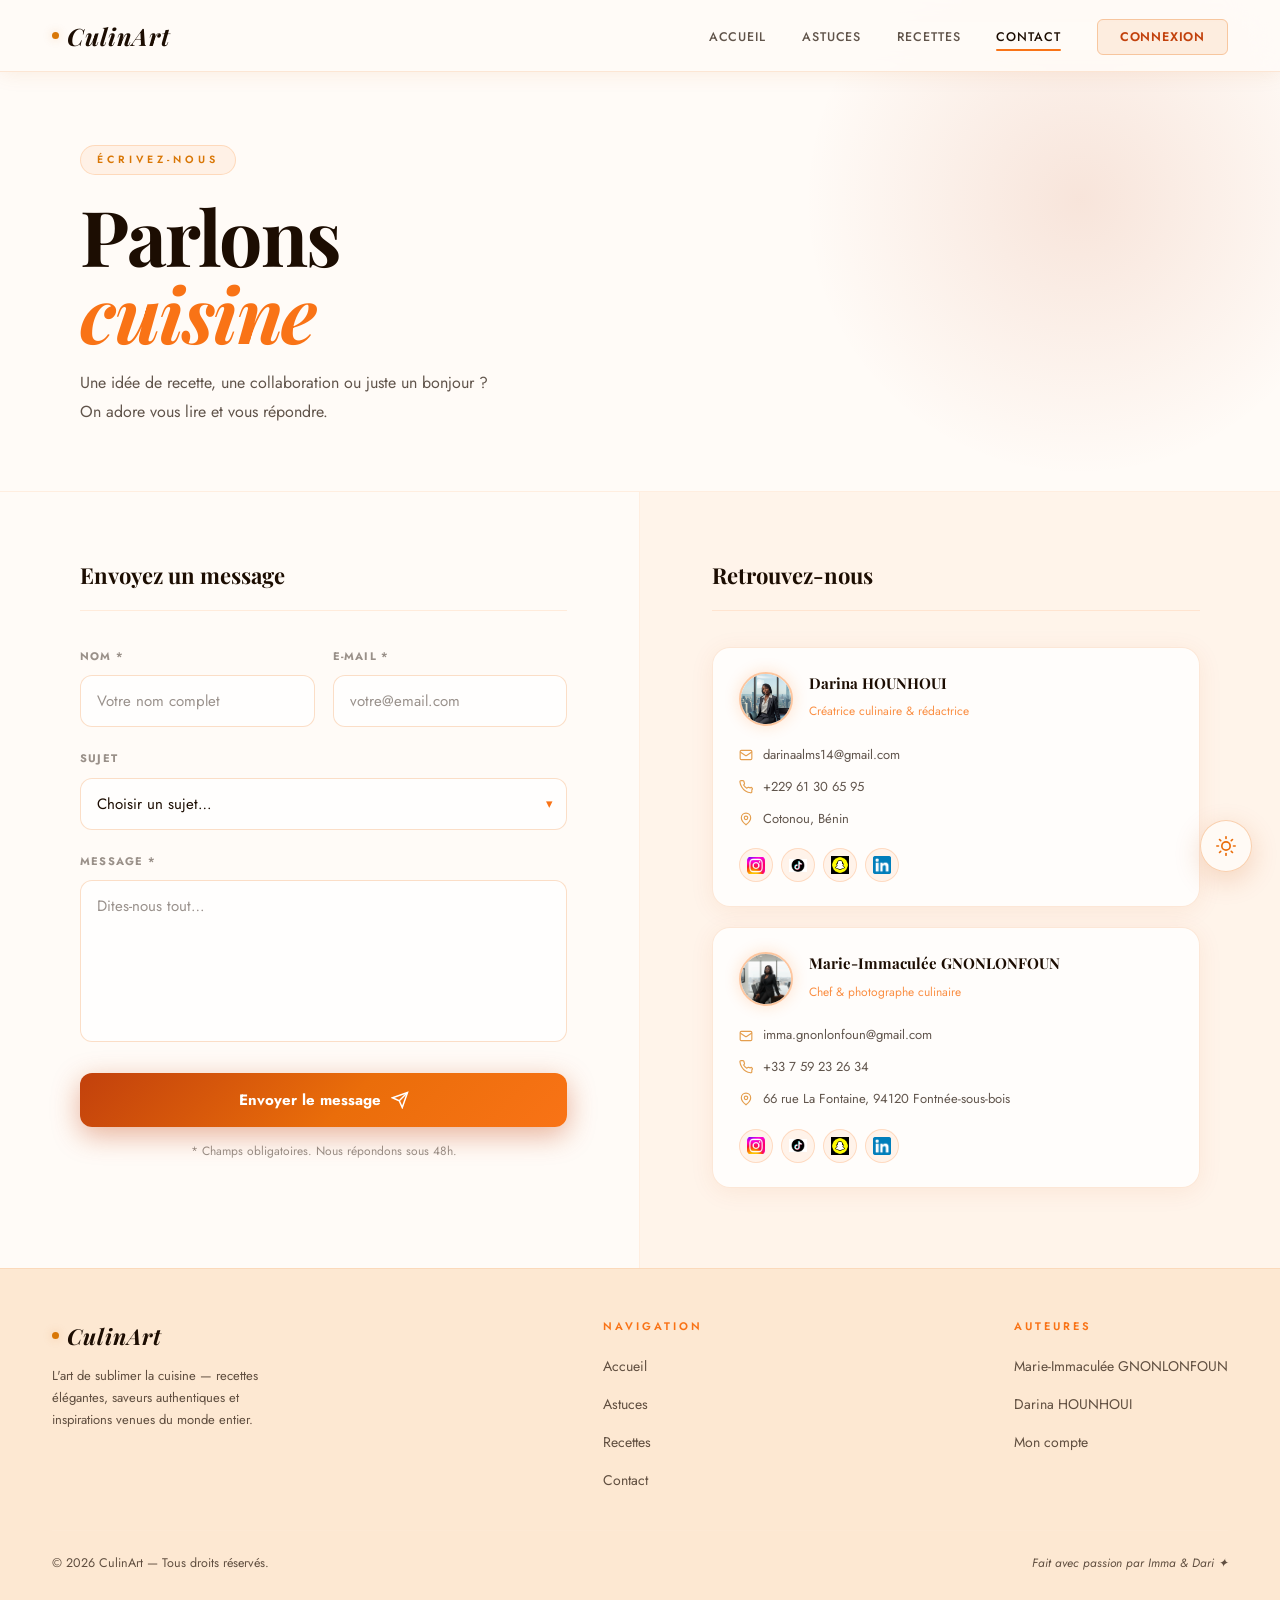
<file: contact.html>
<!DOCTYPE html>
<html lang="fr">
<head>
  <meta charset="UTF-8">
  <meta name="viewport" content="width=device-width, initial-scale=1.0">
  <title>Contact — CulinArt</title>
  <script>
    (function(){var t=localStorage.getItem('culinart-theme');if(!t)t=window.matchMedia('(prefers-color-scheme: light)').matches?'light':'dark';document.documentElement.setAttribute('data-theme',t);})();
  </script>
  <link rel="stylesheet" href="assets/css/theme.css">
  <link rel="stylesheet" href="assets/css/culinart-main.css">
  <link rel="stylesheet" href="assets/css/contact.css">
</head>
<body class="contact-page">

  <header>
    <div class="logo"><span class="logo-dot"></span>CulinArt</div>
    <div class="menu-toggle" id="menu-toggle"><span></span><span></span><span></span></div>
    <nav>
      <ul class="nav-links" id="nav-links">
        <li><a href="index.html">Accueil</a></li>
        <li><a href="blog.html">Astuces</a></li>
        <li><a href="recettes.html">Recettes</a></li>
        <li><a href="contact.html" class="active">Contact</a></li>
        <li><a href="login.html" class="btn">Connexion</a></li>
      </ul>
    </nav>
  </header>

  <div class="contact-hero">
    <div class="contact-hero-inner">
      <span class="contact-tag">Écrivez-nous</span>
      <h1>Parlons<br><em>cuisine</em></h1>
      <p>Une idée de recette, une collaboration ou juste un bonjour ?<br>On adore vous lire et vous répondre.</p>
    </div>
    <div class="contact-hero-glow"></div>
  </div>

  <section class="contact-split">
    <div class="contact-form-side">
      <h2 class="csplit-title">Envoyez un message</h2>
      <div class="cform-row">
        <div class="cform-group">
          <label for="name">Nom *</label>
          <input type="text" id="name" placeholder="Votre nom complet" required>
        </div>
        <div class="cform-group">
          <label for="email">E-mail *</label>
          <input type="email" id="email" placeholder="votre@email.com" required>
        </div>
      </div>
      <div class="cform-group">
        <label for="subject">Sujet</label>
        <div class="cform-select-wrap">
          <select id="subject">
            <option value="">Choisir un sujet…</option>
            <option>Proposition de recette</option>
            <option>Collaboration</option>
            <option>Question générale</option>
            <option>Autre</option>
          </select>
          <span class="cform-select-arrow">▾</span>
        </div>
      </div>
      <div class="cform-group">
        <label for="message">Message *</label>
        <textarea id="message" rows="6" placeholder="Dites-nous tout…" required></textarea>
      </div>
      <button class="cform-btn" onclick="sendMessage()">
        <span>Envoyer le message</span>
        <svg width="18" height="18" viewBox="0 0 24 24" fill="none" stroke="currentColor" stroke-width="2"><line x1="22" y1="2" x2="11" y2="13"/><polygon points="22 2 15 22 11 13 2 9 22 2"/></svg>
      </button>
      <p class="cform-note">* Champs obligatoires. Nous répondons sous 48h.</p>
    </div>

    <div class="contact-info-side">
      <h2 class="csplit-title">Retrouvez-nous</h2>

      <div class="cinfo-author-card">
        <div class="cinfo-author-head">
          <img src="images/dari.png" alt="Darina Hounhoui">
          <div>
            <strong>Darina HOUNHOUI</strong>
            <span>Créatrice culinaire &amp; rédactrice</span>
          </div>
        </div>
        <div class="cinfo-details">
          <a href="mailto:darinaalms14@gmail.com" class="cinfo-line">
            <svg width="14" height="14" viewBox="0 0 24 24" fill="none" stroke="currentColor" stroke-width="2"><rect x="2" y="4" width="20" height="16" rx="2"/><path d="m22 7-8.97 5.7a1.94 1.94 0 0 1-2.06 0L2 7"/></svg>
            darinaalms14@gmail.com
          </a>
          <a href="tel:+22961306595" class="cinfo-line">
            <svg width="14" height="14" viewBox="0 0 24 24" fill="none" stroke="currentColor" stroke-width="2"><path d="M22 16.92v3a2 2 0 0 1-2.18 2 19.79 19.79 0 0 1-8.63-3.07A19.5 19.5 0 0 1 4.69 12 19.79 19.79 0 0 1 1.61 3.18 2 2 0 0 1 3.6 1h3a2 2 0 0 1 2 1.72 12.84 12.84 0 0 0 .7 2.81 2 2 0 0 1-.45 2.11L7.91 8.5a16 16 0 0 0 5.59 5.59l.95-.95a2 2 0 0 1 2.11-.45 12.84 12.84 0 0 0 2.81.7A2 2 0 0 1 22 16.92z"/></svg>
            +229 61 30 65 95
          </a>
          <div class="cinfo-line cinfo-loc">
            <svg width="14" height="14" viewBox="0 0 24 24" fill="none" stroke="currentColor" stroke-width="2"><path d="M20 10c0 6-8 12-8 12s-8-6-8-12a8 8 0 0 1 16 0Z"/><circle cx="12" cy="10" r="3"/></svg>
            Cotonou, Bénin
          </div>
        </div>
        <div class="cinfo-socials">
          <a href="https://www.instagram.com/rinaaaa_alms/" target="_blank" class="csocial-btn"><img src="images/instagram.jpeg" alt="Instagram"></a>
          <a href="https://www.tiktok.com/@rinaaaa_alms" target="_blank" class="csocial-btn"><img src="images/tiktok.png" alt="TikTok"></a>
          <a href="https://www.snapchat.com/@d_darina8822" target="_blank" class="csocial-btn"><img src="images/snap.png" alt="Snapchat"></a>
          <a href="https://www.linkedin.com/in/darina-hounhoui-4a48a2372" target="_blank" class="csocial-btn"><img src="images/linke.png" alt="LinkedIn"></a>
        </div>
      </div>

      <div class="cinfo-author-card">
        <div class="cinfo-author-head">
          <img src="images/imma .png" alt="Marie-Immaculée Gnonlonfoun">
          <div>
            <strong>Marie-Immaculée GNONLONFOUN</strong>
            <span>Chef &amp; photographe culinaire</span>
          </div>
        </div>
        <div class="cinfo-details">
          <a href="mailto:imma.gnonlonfoun@gmail.com" class="cinfo-line">
            <svg width="14" height="14" viewBox="0 0 24 24" fill="none" stroke="currentColor" stroke-width="2"><rect x="2" y="4" width="20" height="16" rx="2"/><path d="m22 7-8.97 5.7a1.94 1.94 0 0 1-2.06 0L2 7"/></svg>
            imma.gnonlonfoun@gmail.com
          </a>
          <a href="tel:+33759232634" class="cinfo-line">
            <svg width="14" height="14" viewBox="0 0 24 24" fill="none" stroke="currentColor" stroke-width="2"><path d="M22 16.92v3a2 2 0 0 1-2.18 2 19.79 19.79 0 0 1-8.63-3.07A19.5 19.5 0 0 1 4.69 12 19.79 19.79 0 0 1 1.61 3.18 2 2 0 0 1 3.6 1h3a2 2 0 0 1 2 1.72 12.84 12.84 0 0 0 .7 2.81 2 2 0 0 1-.45 2.11L7.91 8.5a16 16 0 0 0 5.59 5.59l.95-.95a2 2 0 0 1 2.11-.45 12.84 12.84 0 0 0 2.81.7A2 2 0 0 1 22 16.92z"/></svg>
            +33 7 59 23 26 34
          </a>
          <div class="cinfo-line cinfo-loc">
            <svg width="14" height="14" viewBox="0 0 24 24" fill="none" stroke="currentColor" stroke-width="2"><path d="M20 10c0 6-8 12-8 12s-8-6-8-12a8 8 0 0 1 16 0Z"/><circle cx="12" cy="10" r="3"/></svg>
            66 rue La Fontaine, 94120 Fontnée-sous-bois
          </div>
        </div>
        <div class="cinfo-socials">
          <a href="https://www.instagram.com/glfmaria/" target="_blank" class="csocial-btn"><img src="images/instagram.jpeg" alt="Instagram"></a>
          <a href="https://www.tiktok.com/@m_a_r_i_aglf_2" target="_blank" class="csocial-btn"><img src="images/tiktok.png" alt="TikTok"></a>
          <a href="https://www.snapchat.com/@immaglf" target="_blank" class="csocial-btn"><img src="images/snap.png" alt="Snapchat"></a>
          <a href="https://www.linkedin.com/@immaglf" target="_blank" class="csocial-btn"><img src="images/linke.png" alt="LinkedIn"></a>
        </div>
      </div>
    </div>
  </section>

  <footer>
    <div class="footer-inner">
      <div class="footer-brand">
        <div class="logo"><span class="logo-dot"></span>CulinArt</div>
        <p>L'art de sublimer la cuisine — recettes élégantes, saveurs authentiques et inspirations venues du monde entier.</p>
      </div>
      <div class="footer-links">
        <h4>Navigation</h4>
        <ul>
          <li><a href="index.html">Accueil</a></li>
          <li><a href="blog.html">Astuces</a></li>
          <li><a href="recettes.html">Recettes</a></li>
          <li><a href="contact.html">Contact</a></li>
        </ul>
      </div>
      <div class="footer-links">
        <h4>Auteures</h4>
        <ul>
          <li><a href="contact.html">Marie-Immaculée GNONLONFOUN</a></li>
          <li><a href="contact.html">Darina HOUNHOUI</a></li>
          <li><a href="login.html">Mon compte</a></li>
        </ul>
      </div>
    </div>
    <div class="footer-bottom">
      <p>&copy; <span id="year"></span> CulinArt — Tous droits réservés.</p>
      <p class="footer-made">Fait avec passion par Imma &amp; Dari ✦</p>
    </div>
  </footer>

  <script src="assets/js/culinart-main.js"></script>
  <script src="assets/js/theme-toggle.js"></script>
  <script>
    function sendMessage() {
      const name = document.getElementById('name').value.trim();
      const email = document.getElementById('email').value.trim();
      const msg = document.getElementById('message').value.trim();
      if (!name || !email || !msg) { alert('Veuillez remplir les champs obligatoires.'); return; }
      const btn = document.querySelector('.cform-btn');
      btn.innerHTML = '<span>✓ Message envoyé !</span>';
      btn.style.background = 'rgba(249,115,22,0.18)';
      btn.style.borderColor = 'var(--accent)';
      btn.disabled = true;
    }
  </script>
</body>
</html>
</file>
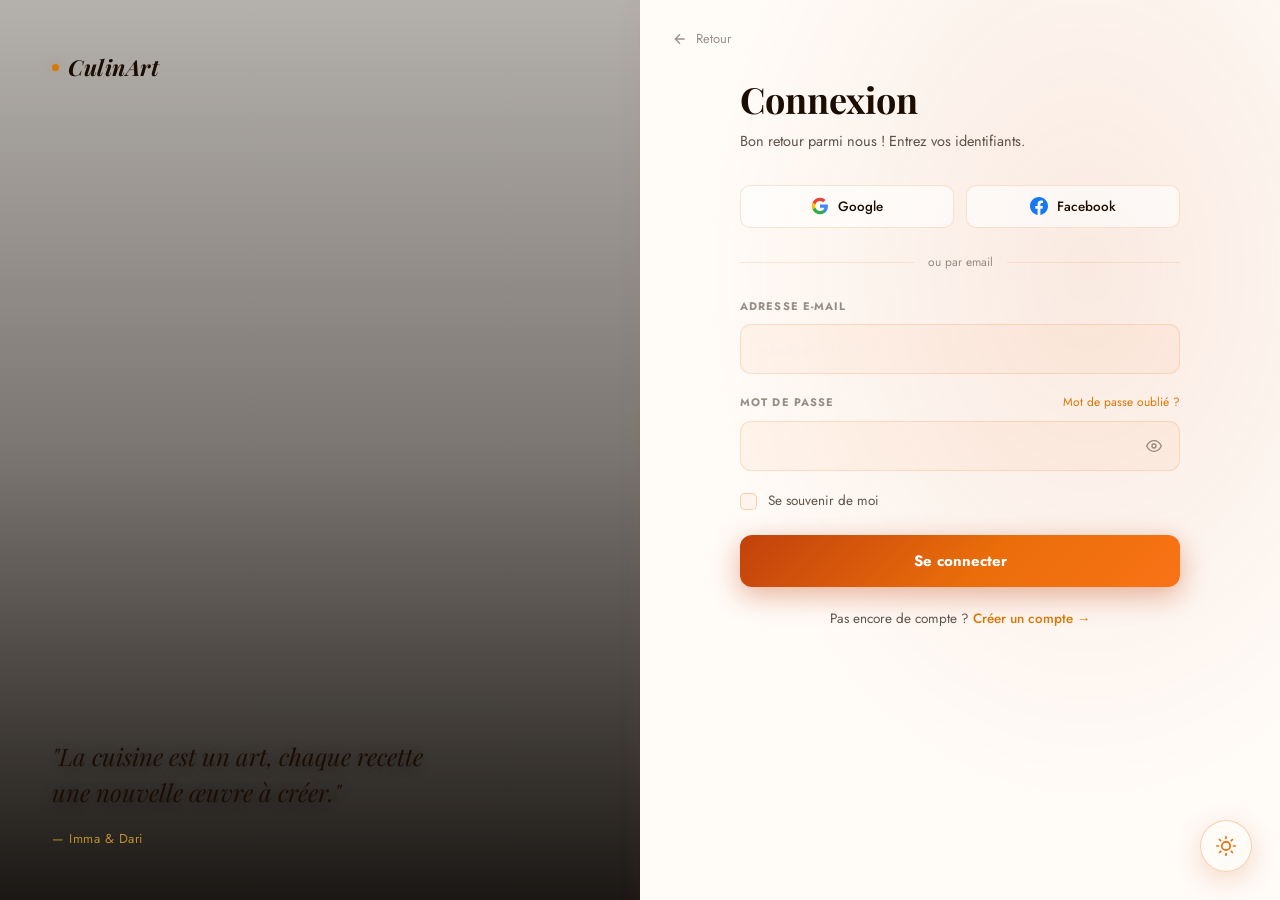
<file: login.html>
<!DOCTYPE html>
<html lang="fr">
<head>
  <meta charset="UTF-8">
  <meta name="viewport" content="width=device-width, initial-scale=1.0">
  <title>Connexion — CulinArt</title>
    <script>
    (function(){
      var t = localStorage.getItem('culinart-theme');
      if (!t) t = window.matchMedia('(prefers-color-scheme: light)').matches ? 'light' : 'dark';
      document.documentElement.setAttribute('data-theme', t);
    })();
  </script>
  <link rel="stylesheet" href="assets/css/theme.css">
  <link rel="stylesheet" href="assets/css/culinart-main.css">
  <link rel="stylesheet" href="assets/css/auth.css">
</head>
<body class="auth-split-page">

  <!-- ══ VISUEL GAUCHE ══ -->
  <div class="auth-visual">
    <div class="auth-visual-img" style="background-image:url('https://images.unsplash.com/photo-1614979149082-2e81bf88dcd3?w=900&q=85&fit=crop')"></div>
    <div class="auth-visual-overlay"></div>
    <div class="auth-visual-content">
      <a href="index.html" class="auth-visual-logo"><span class="logo-dot"></span>CulinArt</a>
      <div class="auth-visual-quote">
        <p>"La cuisine est un art, chaque recette<br>une nouvelle œuvre à créer."</p>
        <span>— Imma &amp; Dari</span>
      </div>
    </div>
  </div>

  <!-- ══ FORMULAIRE DROITE ══ -->
  <div class="auth-form-side">
    <!-- Lien retour -->
    <a href="index.html" class="auth-back-link">
      <svg width="16" height="16" viewBox="0 0 24 24" fill="none" stroke="currentColor" stroke-width="2"><path d="M19 12H5M12 19l-7-7 7-7"/></svg>
      Retour
    </a>

    <div class="auth-form-inner">
      <div class="auth-form-header">
        <h1>Connexion</h1>
        <p>Bon retour parmi nous ! Entrez vos identifiants.</p>
      </div>

      <!-- Social login (décoratif) -->
      <div class="auth-social-row">
        <button class="auth-social-btn" type="button" onclick="handleSocial('Google')">
          <svg width="18" height="18" viewBox="0 0 24 24"><path fill="#4285F4" d="M22.56 12.25c0-.78-.07-1.53-.2-2.25H12v4.26h5.92c-.26 1.37-1.04 2.53-2.21 3.31v2.77h3.57c2.08-1.92 3.28-4.74 3.28-8.09z"/><path fill="#34A853" d="M12 23c2.97 0 5.46-.98 7.28-2.66l-3.57-2.77c-.98.66-2.23 1.06-3.71 1.06-2.86 0-5.29-1.93-6.16-4.53H2.18v2.84C3.99 20.53 7.7 23 12 23z"/><path fill="#FBBC05" d="M5.84 14.09c-.22-.66-.35-1.36-.35-2.09s.13-1.43.35-2.09V7.07H2.18C1.43 8.55 1 10.22 1 12s.43 3.45 1.18 4.93l2.85-2.22.81-.62z"/><path fill="#EA4335" d="M12 5.38c1.62 0 3.06.56 4.21 1.64l3.15-3.15C17.45 2.09 14.97 1 12 1 7.7 1 3.99 3.47 2.18 7.07l3.66 2.84c.87-2.6 3.3-4.53 6.16-4.53z"/></svg>
          Google
        </button>
        <button class="auth-social-btn" type="button" onclick="handleSocial('Facebook')">
          <svg width="18" height="18" viewBox="0 0 24 24" fill="#1877F2"><path d="M24 12.073c0-6.627-5.373-12-12-12s-12 5.373-12 12c0 5.99 4.388 10.954 10.125 11.854v-8.385H7.078v-3.47h3.047V9.43c0-3.007 1.792-4.669 4.533-4.669 1.312 0 2.686.235 2.686.235v2.953H15.83c-1.491 0-1.956.925-1.956 1.874v2.25h3.328l-.532 3.47h-2.796v8.385C19.612 23.027 24 18.062 24 12.073z"/></svg>
          Facebook
        </button>
      </div>

      <div class="auth-divider"><span>ou par email</span></div>

      <div class="auth-field">
        <label for="login-email">Adresse e-mail</label>
        <input type="email" id="login-email" placeholder="votre@email.com" autocomplete="email">
      </div>

      <div class="auth-field">
        <div class="auth-field-header">
          <label for="login-pwd">Mot de passe</label>
          <a href="#" class="auth-forgot">Mot de passe oublié ?</a>
        </div>
        <div class="auth-pwd-wrap">
          <input type="password" id="login-pwd" placeholder="••••••••" autocomplete="current-password">
          <button type="button" class="auth-eye" onclick="togglePwd('login-pwd', this)" tabindex="-1">
            <svg class="eye-icon" width="16" height="16" viewBox="0 0 24 24" fill="none" stroke="currentColor" stroke-width="2"><path d="M1 12s4-8 11-8 11 8 11 8-4 8-11 8-11-8-11-8z"/><circle cx="12" cy="12" r="3"/></svg>
          </button>
        </div>
      </div>

      <div class="auth-remember">
        <label class="auth-check-label">
          <input type="checkbox" id="remember">
          <span class="auth-check-box"></span>
          Se souvenir de moi
        </label>
      </div>

      <button class="auth-submit-btn" onclick="handleLogin()">
        Se connecter
      </button>

      <p class="auth-switch">
        Pas encore de compte&nbsp;?
        <a href="signup.html">Créer un compte →</a>
      </p>
    </div>
  </div>

  <script src="assets/js/culinart-main.js"></script>
  <script>
    function togglePwd(id, btn) {
      const input = document.getElementById(id);
      input.type = input.type === 'password' ? 'text' : 'password';
      btn.style.color = input.type === 'text' ? 'var(--accent-light)' : '';
    }
     function handleLogin() {
        const email = document.getElementById('login-email').value.trim();
        const pwd = document.getElementById('login-pwd').value;
        if (!email || !pwd) { alert('Veuillez remplir tous les champs.'); return; }
      
        const btn = document.querySelector('.auth-submit-btn');
        btn.disabled = true;
        btn.innerHTML = '✓ Connexion réussie…';
        btn.style.background = 'var(--grad-accent)';
        btn.style.opacity = '0.85';
      
        setTimeout(() => { window.location.href = 'index.html'; }, 1200);
     }
    function handleSocial(provider) {
      const btn = document.querySelector('.auth-submit-btn');
      btn.disabled = true;
      btn.innerHTML = '✓ Connexion via ' + provider + '…';
      btn.style.background = 'var(--grad-accent)';
      btn.style.opacity = '0.85';
    
      setTimeout(() => { window.location.href = 'index.html'; }, 1200);
    }
  </script>
  <script src="assets/js/theme-toggle.js"></script>
</body>
</html>
</file>
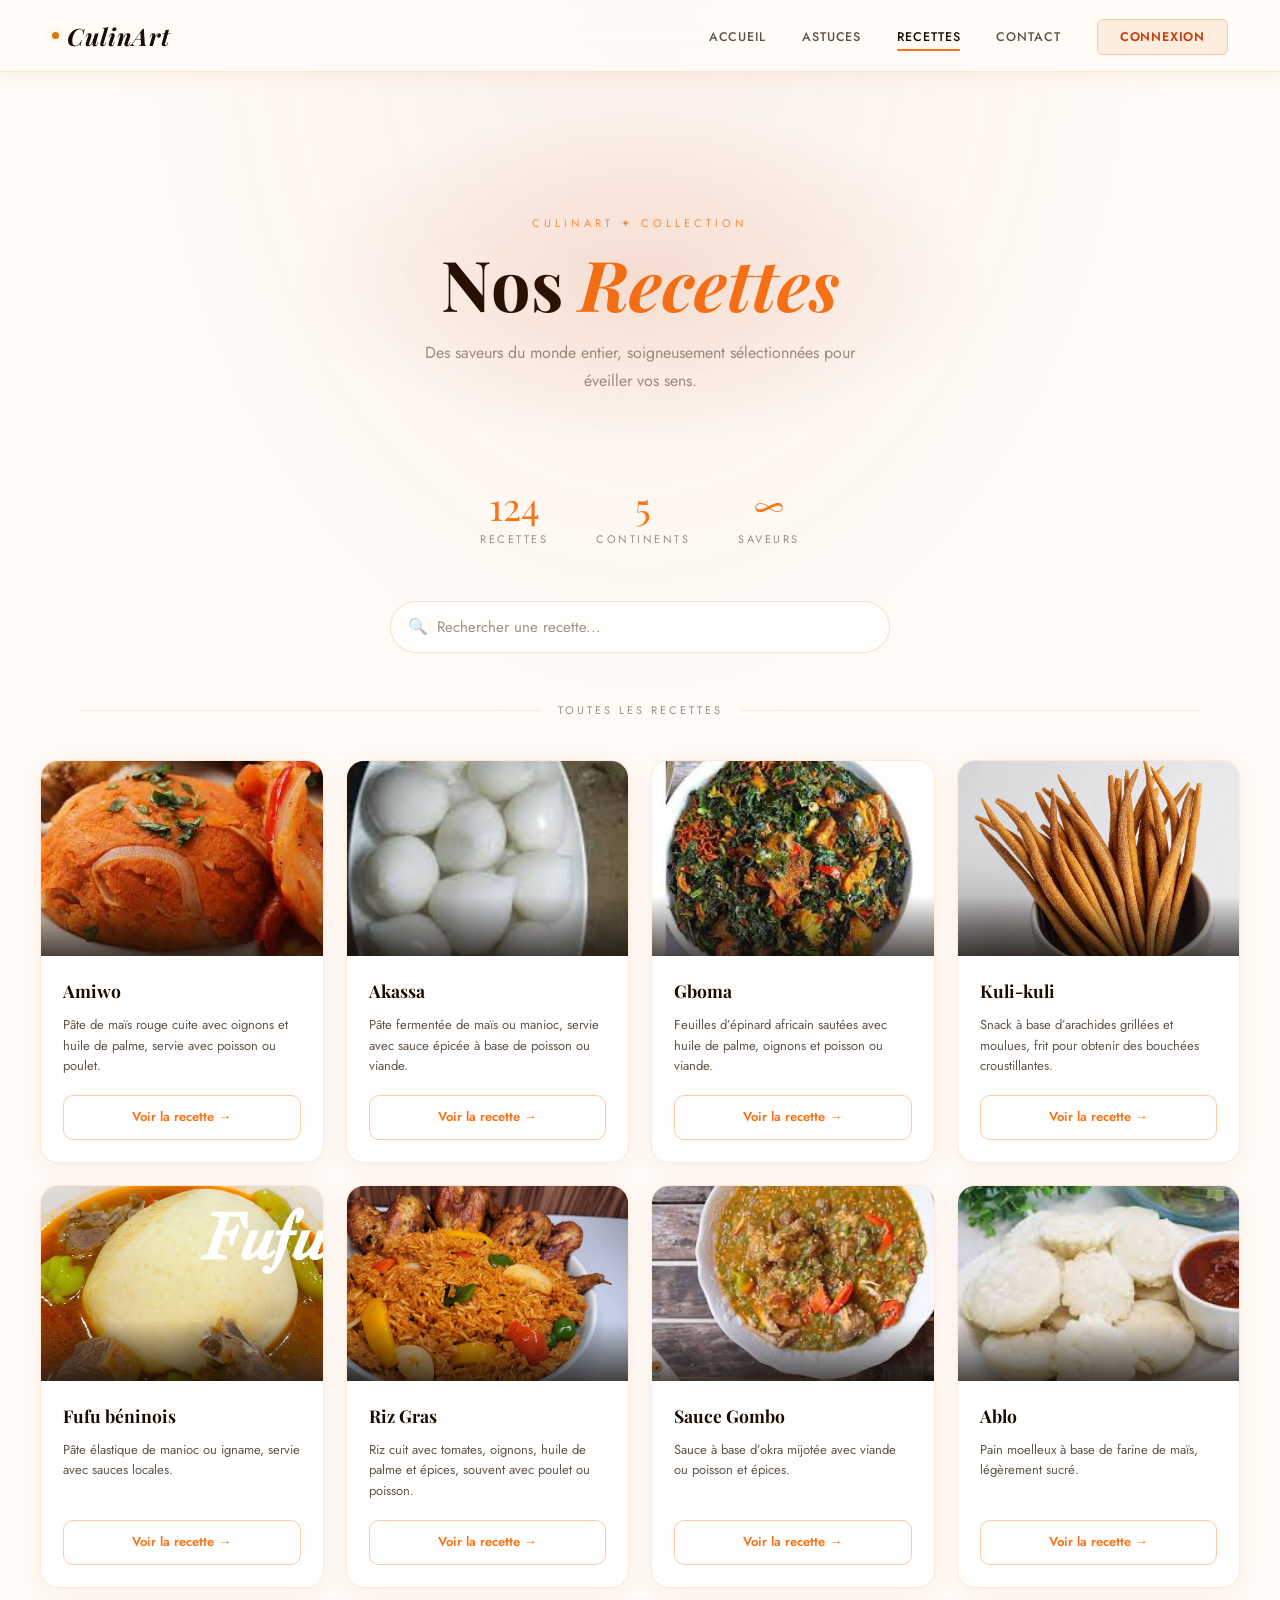
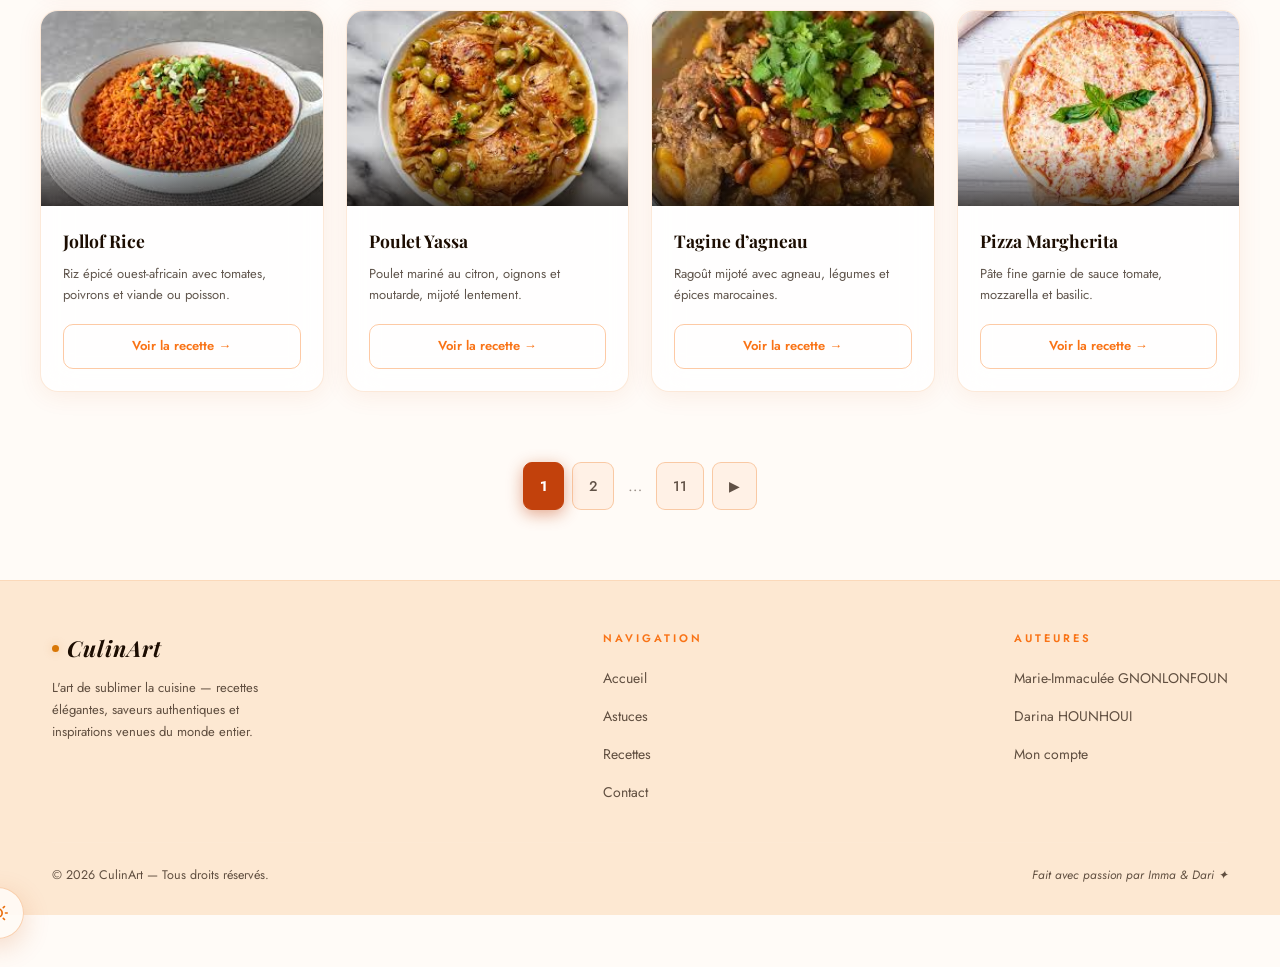
<file: recettes.html>
<!DOCTYPE html>
<html lang="fr">
<head>
  <meta charset="UTF-8">
  <meta name="viewport" content="width=device-width, initial-scale=1.0">
  <title>CulinArt — Recettes</title>
    <script>
    (function(){
      var t = localStorage.getItem('culinart-theme');
      if (!t) t = window.matchMedia('(prefers-color-scheme: light)').matches ? 'light' : 'dark';
      document.documentElement.setAttribute('data-theme', t);
    })();
  </script>
  <link rel="stylesheet" href="assets/css/theme.css">
  <link rel="stylesheet" href="assets/css/culinart-main.css">
</head>
<body class="recipes-page">

  <header>
    <div class="logo"><span class="logo-dot"></span>CulinArt</div>
    <div class="menu-toggle" id="menu-toggle"><span></span><span></span><span></span></div>
    <nav>
      <ul class="nav-links" id="nav-links">
        <li><a href="index.html">Accueil</a></li>
        <li><a href="blog.html">Astuces</a></li>
        <li><a href="recettes.html" class="active">Recettes</a></li>
        <li><a href="contact.html">Contact</a></li>
        <li><a href="login.html" class="btn">Connexion</a></li>
      </ul>
    </nav>
  </header>

  <div class="recipes-page-hero">
    <span class="eyebrow">CulinArt ✦ Collection</span>
    <h1>Nos <em>Recettes</em></h1>
    <p class="desc">Des saveurs du monde entier, soigneusement sélectionnées pour éveiller vos sens.</p>
  </div>
  <div class="recipes-stats">
    <div class="stat-item"><span class="stat-num" id="totalCount">—</span><span class="stat-label">Recettes</span></div>
    <div class="stat-item"><span class="stat-num">5</span><span class="stat-label">Continents</span></div>
    <div class="stat-item"><span class="stat-num">∞</span><span class="stat-label">Saveurs</span></div>
  </div>
  <div class="search-wrap">
    <div class="search-inner">
      <span class="search-icon">🔍</span>
      <input type="text" id="searchBar" placeholder="Rechercher une recette...">
    </div>
  </div>
  <div class="recipes-divider"><span>Toutes les recettes</span></div>
  <div id="recipesContainer"></div>
  <div id="pagination"></div>

  <footer>
    <div class="footer-inner">
      <div class="footer-brand">
        <div class="logo"><span class="logo-dot"></span>CulinArt</div>
        <p>L'art de sublimer la cuisine — recettes élégantes, saveurs authentiques et inspirations venues du monde entier.</p>
      </div>
      <div class="footer-links">
        <h4>Navigation</h4>
        <ul>
          <li><a href="index.html">Accueil</a></li>
          <li><a href="blog.html">Astuces</a></li>
          <li><a href="recettes.html">Recettes</a></li>
          <li><a href="contact.html">Contact</a></li>
        </ul>
      </div>
      <div class="footer-links">
        <h4>Auteures</h4>
        <ul>
          <li><a href="contact.html">Marie-Immaculée GNONLONFOUN</a></li>
          <li><a href="contact.html">Darina HOUNHOUI</a></li>
          <li><a href="login.html">Mon compte</a></li>
        </ul>
      </div>
    </div>
    <div class="footer-bottom">
      <p>&copy; <span id="year"></span> CulinArt — Tous droits réservés.</p>
      <p class="footer-made">Fait avec passion par Imma &amp; Dari ✦</p>
    </div>
  </footer>

  <script src="assets/js/recettes.js"></script>
  <script>
    const container = document.getElementById("recipesContainer");
    const searchBar = document.getElementById("searchBar");
    const pagination = document.getElementById("pagination");
    document.getElementById("totalCount").textContent = recipes.length;
    let currentPage = 1, recipesPerPage = 12, filteredRecipes = recipes;

    function displayRecipes(list) {
      container.innerHTML = "";
      const page = list.slice((currentPage-1)*recipesPerPage, currentPage*recipesPerPage);
      if (!page.length) { container.innerHTML = `<p style="text-align:center;color:var(--muted2);margin:30px 0;grid-column:1/-1;">Aucune recette trouvée.</p>`; pagination.innerHTML=""; return; }
      page.forEach(recipe => {
        const card = document.createElement("div");
        card.className = "recipe-card";
        card.innerHTML = `<div class="recipe-card-img-wrap"><img src="${recipe.image}" alt="${recipe.title}" loading="lazy"></div><div class="content"><h3>${recipe.title}</h3><p>${recipe.description}</p><a href="recipe.html?index=${recipes.indexOf(recipe)}" class="view-btn">Voir la recette →</a></div>`;
        container.appendChild(card);
      });
      setupPagination(list);
    }

    function setupPagination(list) {
      pagination.innerHTML = "";
      const pageCount = Math.ceil(list.length / recipesPerPage);
      if (pageCount <= 1) return;
      const addBtn = (label, page, isActive) => {
        const btn = document.createElement("button");
        btn.textContent = label; if(isActive) btn.classList.add("active");
        btn.addEventListener("click", () => { currentPage = page; displayRecipes(list); window.scrollTo({top:0,behavior:'smooth'}); });
        pagination.appendChild(btn);
      };
      if(currentPage>1) addBtn("◀",currentPage-1,false);
      for(let i=1;i<=pageCount;i++) {
        if(i===1||i===pageCount||Math.abs(i-currentPage)<=1) addBtn(i,i,i===currentPage);
        else if(Math.abs(i-currentPage)===2) { const d=document.createElement("span"); d.textContent="…"; d.style.cssText="color:var(--muted2);padding:10px 6px;display:inline-flex;align-items:center;"; pagination.appendChild(d); }
      }
      if(currentPage<pageCount) addBtn("▶",currentPage+1,false);
    }

    searchBar.addEventListener("input", () => {
      const q = searchBar.value.toLowerCase().trim();
      filteredRecipes = recipes.filter(r => r.title.toLowerCase().includes(q)||r.description.toLowerCase().includes(q));
      currentPage = 1; displayRecipes(filteredRecipes);
    });

    displayRecipes(filteredRecipes);
    document.getElementById("year").textContent = new Date().getFullYear();
  </script>
  <script src="assets/js/culinart-main.js"></script>
  <script src="assets/js/theme-toggle.js"></script>
</body>
</html>
</file>
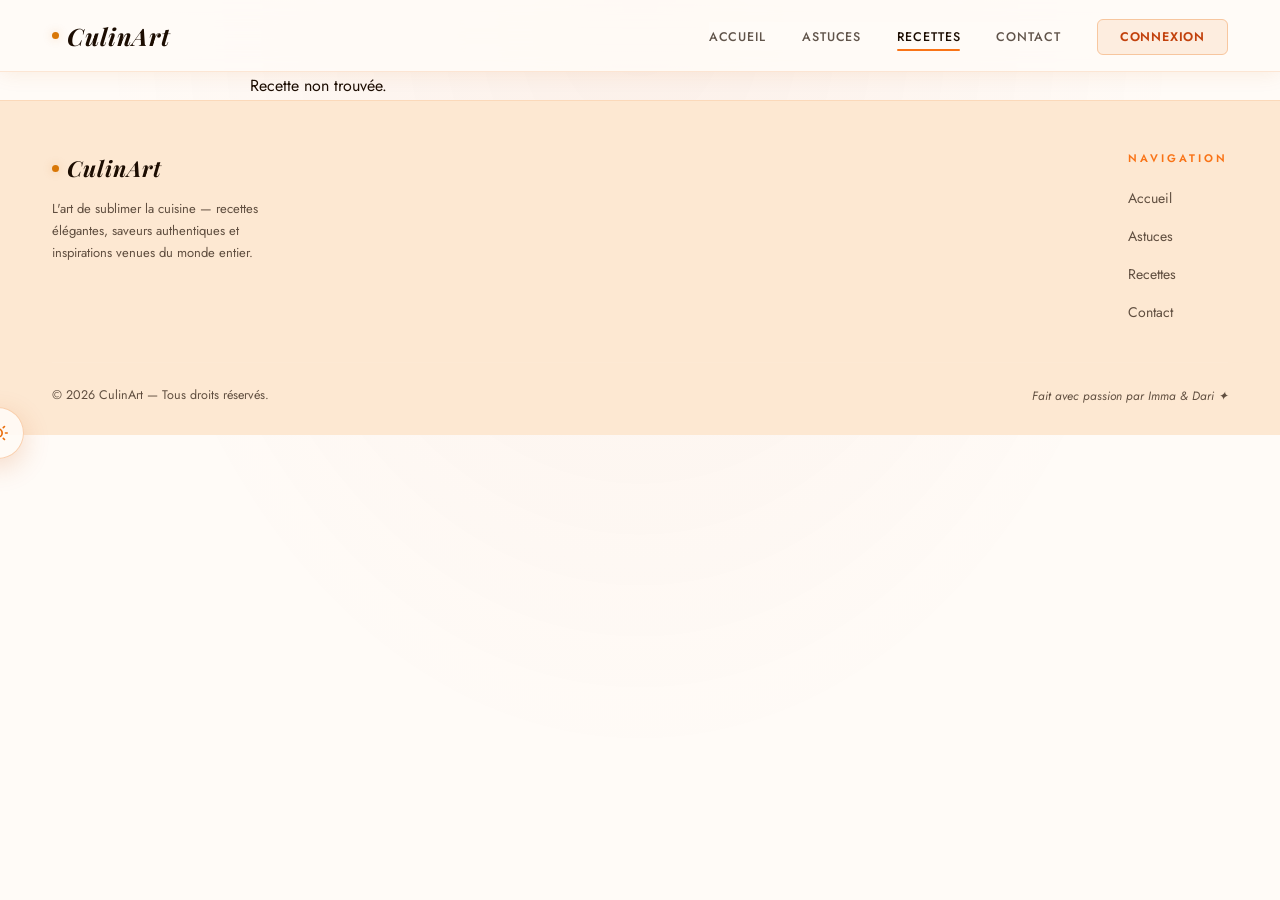
<file: recipe.html>
<!DOCTYPE html>
<html lang="fr">
<head>
  <meta charset="UTF-8">
  <meta name="viewport" content="width=device-width, initial-scale=1.0">
  <title>CulinArt — Recette</title>
    <script>
    (function(){
      var t = localStorage.getItem('culinart-theme');
      if (!t) t = window.matchMedia('(prefers-color-scheme: light)').matches ? 'light' : 'dark';
      document.documentElement.setAttribute('data-theme', t);
    })();
  </script>
  <link rel="stylesheet" href="assets/css/theme.css">
  <link rel="stylesheet" href="assets/css/culinart-main.css">
</head>
<body class="recipes-page">

  <header>
    <div class="logo"><span class="logo-dot"></span>CulinArt</div>
    <div class="menu-toggle" id="menu-toggle"><span></span><span></span><span></span></div>
    <nav>
      <ul class="nav-links" id="nav-links">
        <li><a href="index.html">Accueil</a></li>
        <li><a href="blog.html">Astuces</a></li>
        <li><a href="recettes.html" class="active">Recettes</a></li>
        <li><a href="contact.html">Contact</a></li>
        <li><a href="login.html" class="btn">Connexion</a></li>
      </ul>
    </nav>
  </header>

  <div id="recipeContent" class="recipe-detail"></div>

  <footer>
    <div class="footer-inner">
      <div class="footer-brand">
        <div class="logo"><span class="logo-dot"></span>CulinArt</div>
        <p>L'art de sublimer la cuisine — recettes élégantes, saveurs authentiques et inspirations venues du monde entier.</p>
      </div>
      <div class="footer-links">
        <h4>Navigation</h4>
        <ul>
          <li><a href="index.html">Accueil</a></li>
          <li><a href="blog.html">Astuces</a></li>
          <li><a href="recettes.html">Recettes</a></li>
          <li><a href="contact.html">Contact</a></li>
        </ul>
      </div>
    </div>
    <div class="footer-bottom">
      <p>&copy; <span id="year"></span> CulinArt — Tous droits réservés.</p>
      <p class="footer-made">Fait avec passion par Imma &amp; Dari ✦</p>
    </div>
  </footer>

  <script src="assets/js/recettes.js"></script>
  <script>
    const content = document.getElementById("recipeContent");
    const index = new URLSearchParams(window.location.search).get("index");
    if (index !== null && recipes[index]) {
      const r = recipes[index];
      content.innerHTML = `<h1>${r.title}</h1><img src="${r.image}" alt="${r.title}"><h2>Ingrédients</h2><ul>${r.ingredients.map(i=>`<li>${i}</li>`).join('')}</ul><h2>Préparation</h2><ol>${r.preparation.map(p=>`<li>${p}</li>`).join('')}</ol><a href="recettes.html" class="view-btn" style="display:inline-block;margin-top:28px;padding:12px 24px;border-radius:10px;text-align:center;">⬅ Retour aux recettes</a>`;
    } else {
      content.innerHTML = "<p>Recette non trouvée.</p>";
    }
    document.getElementById("year").textContent = new Date().getFullYear();
  </script>
  <script src="assets/js/culinart-main.js"></script>
  <script src="assets/js/theme-toggle.js"></script>
</body>
</html>
</file>
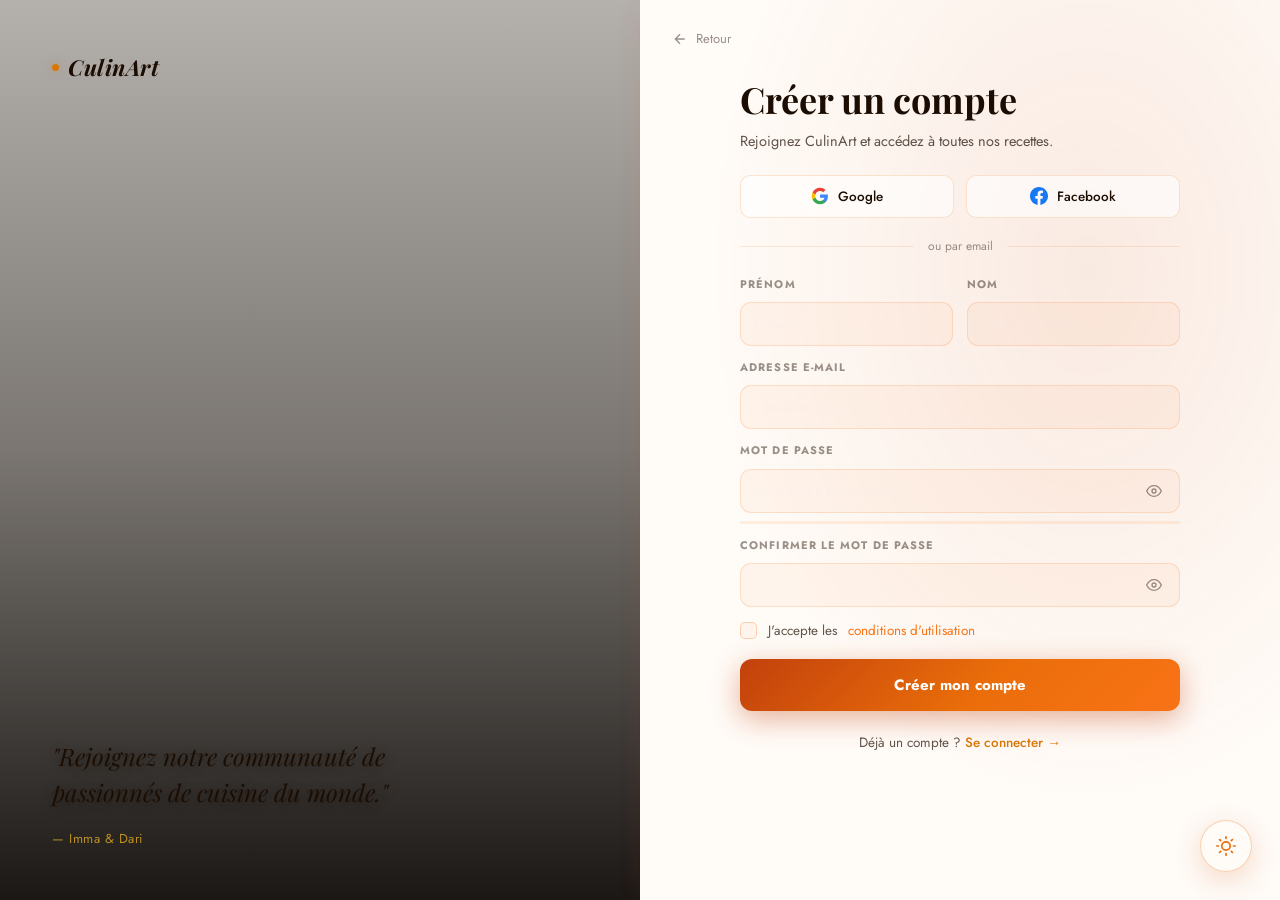
<file: signup.html>
<!DOCTYPE html>
<html lang="fr">
<head>
  <meta charset="UTF-8">
  <meta name="viewport" content="width=device-width, initial-scale=1.0">
  <title>Inscription — CulinArt</title>
    <script>
    (function(){
      var t = localStorage.getItem('culinart-theme');
      if (!t) t = window.matchMedia('(prefers-color-scheme: light)').matches ? 'light' : 'dark';
      document.documentElement.setAttribute('data-theme', t);
    })();
  </script>
  <link rel="stylesheet" href="assets/css/theme.css">
  <link rel="stylesheet" href="assets/css/culinart-main.css">
  <link rel="stylesheet" href="assets/css/auth.css">
</head>
<body class="auth-split-page signup-page">

  <!-- ══ VISUEL GAUCHE ══ -->
  <div class="auth-visual">
    <div class="auth-visual-img" style="background-image:url('https://images.unsplash.com/photo-1596040033229-a9821ebd058d?w=900&q=85&fit=crop')"></div>
    <div class="auth-visual-overlay"></div>
    <div class="auth-visual-content">
      <a href="index.html" class="auth-visual-logo"><span class="logo-dot"></span>CulinArt</a>
      <div class="auth-visual-quote">
        <p>"Rejoignez notre communauté de<br>passionnés de cuisine du monde."</p>
        <span>— Imma &amp; Dari</span>
      </div>
    </div>
  </div>

  <!-- ══ FORMULAIRE DROITE ══ -->
  <div class="auth-form-side">
    <a href="index.html" class="auth-back-link">
      <svg width="16" height="16" viewBox="0 0 24 24" fill="none" stroke="currentColor" stroke-width="2"><path d="M19 12H5M12 19l-7-7 7-7"/></svg>
      Retour
    </a>

    <div class="auth-form-inner">
      <div class="auth-form-header">
        <h1>Créer un compte</h1>
        <p>Rejoignez CulinArt et accédez à toutes nos recettes.</p>
      </div>

      <div class="auth-social-row">
        <button class="auth-social-btn" type="button" onclick="handleSocial('Google')">
          <svg width="18" height="18" viewBox="0 0 24 24"><path fill="#4285F4" d="M22.56 12.25c0-.78-.07-1.53-.2-2.25H12v4.26h5.92c-.26 1.37-1.04 2.53-2.21 3.31v2.77h3.57c2.08-1.92 3.28-4.74 3.28-8.09z"/><path fill="#34A853" d="M12 23c2.97 0 5.46-.98 7.28-2.66l-3.57-2.77c-.98.66-2.23 1.06-3.71 1.06-2.86 0-5.29-1.93-6.16-4.53H2.18v2.84C3.99 20.53 7.7 23 12 23z"/><path fill="#FBBC05" d="M5.84 14.09c-.22-.66-.35-1.36-.35-2.09s.13-1.43.35-2.09V7.07H2.18C1.43 8.55 1 10.22 1 12s.43 3.45 1.18 4.93l2.85-2.22.81-.62z"/><path fill="#EA4335" d="M12 5.38c1.62 0 3.06.56 4.21 1.64l3.15-3.15C17.45 2.09 14.97 1 12 1 7.7 1 3.99 3.47 2.18 7.07l3.66 2.84c.87-2.6 3.3-4.53 6.16-4.53z"/></svg>
          Google
        </button>
        <button class="auth-social-btn" type="button" onclick="handleSocial('Facebook')">
          <svg width="18" height="18" viewBox="0 0 24 24" fill="#1877F2"><path d="M24 12.073c0-6.627-5.373-12-12-12s-12 5.373-12 12c0 5.99 4.388 10.954 10.125 11.854v-8.385H7.078v-3.47h3.047V9.43c0-3.007 1.792-4.669 4.533-4.669 1.312 0 2.686.235 2.686.235v2.953H15.83c-1.491 0-1.956.925-1.956 1.874v2.25h3.328l-.532 3.47h-2.796v8.385C19.612 23.027 24 18.062 24 12.073z"/></svg>
          Facebook
        </button>
      </div>

      <div class="auth-divider"><span>ou par email</span></div>

      <div class="auth-field-row">
        <div class="auth-field">
          <label for="signup-fname">Prénom</label>
          <input type="text" id="signup-fname" placeholder="Prénom">
        </div>
        <div class="auth-field">
          <label for="signup-lname">Nom</label>
          <input type="text" id="signup-lname" placeholder="Nom de famille">
        </div>
      </div>

      <div class="auth-field">
        <label for="signup-email">Adresse e-mail</label>
        <input type="email" id="signup-email" placeholder="votre@email.com" autocomplete="email">
      </div>

      <div class="auth-field">
        <label for="signup-pwd">Mot de passe</label>
        <div class="auth-pwd-wrap">
          <input type="password" id="signup-pwd" placeholder="Au moins 8 caractères" autocomplete="new-password">
          <button type="button" class="auth-eye" onclick="togglePwd('signup-pwd', this)" tabindex="-1">
            <svg class="eye-icon" width="16" height="16" viewBox="0 0 24 24" fill="none" stroke="currentColor" stroke-width="2"><path d="M1 12s4-8 11-8 11 8 11 8-4 8-11 8-11-8-11-8z"/><circle cx="12" cy="12" r="3"/></svg>
          </button>
        </div>
        <!-- Indicateur force -->
        <div class="pwd-strength" id="pwdStrength">
          <div class="pwd-bar" id="pwdBar"></div>
        </div>
        <span class="pwd-label" id="pwdLabel"></span>
      </div>

      <div class="auth-field">
        <label for="signup-confirm">Confirmer le mot de passe</label>
        <div class="auth-pwd-wrap">
          <input type="password" id="signup-confirm" placeholder="••••••••" autocomplete="new-password">
          <button type="button" class="auth-eye" onclick="togglePwd('signup-confirm', this)" tabindex="-1">
            <svg class="eye-icon" width="16" height="16" viewBox="0 0 24 24" fill="none" stroke="currentColor" stroke-width="2"><path d="M1 12s4-8 11-8 11 8 11 8-4 8-11 8-11-8-11-8z"/><circle cx="12" cy="12" r="3"/></svg>
          </button>
        </div>
      </div>

      <div class="auth-remember">
        <label class="auth-check-label">
          <input type="checkbox" id="terms">
          <span class="auth-check-box"></span>
          J'accepte les <a href="#" style="color:var(--accent-light)">conditions d'utilisation</a>
        </label>
      </div>

      <button class="auth-submit-btn" onclick="handleSignup()">
        Créer mon compte
      </button>

      <p class="auth-switch">
        Déjà un compte&nbsp;? <a href="login.html">Se connecter →</a>
      </p>
    </div>
  </div>

  <script src="assets/js/culinart-main.js"></script>
  <script>
    function togglePwd(id, btn) {
      const input = document.getElementById(id);
      input.type = input.type === 'password' ? 'text' : 'password';
      btn.style.color = input.type === 'text' ? 'var(--accent-light)' : '';
    }

    /* Indicateur force mot de passe */
    document.getElementById('signup-pwd').addEventListener('input', function() {
      const v = this.value;
      const bar = document.getElementById('pwdBar');
      const label = document.getElementById('pwdLabel');
      let score = 0;
      if (v.length >= 8) score++;
      if (/[A-Z]/.test(v)) score++;
      if (/[0-9]/.test(v)) score++;
      if (/[^A-Za-z0-9]/.test(v)) score++;
      const levels = [
        { w: '0%',   color: 'transparent', text: '' },
        { w: '25%',  color: '#ef4444',     text: 'Faible' },
        { w: '50%',  color: '#f97316',     text: 'Moyen' },
        { w: '75%',  color: '#eab308',     text: 'Bon' },
        { w: '100%', color: '#22c55e',     text: 'Excellent' },
      ];
      const l = levels[Math.min(score, 4)];
      bar.style.width = l.w;
      bar.style.background = l.color;
      label.textContent = l.text;
      label.style.color = l.color;
    });

    function handleSignup() {
      const email = document.getElementById('signup-email').value.trim();
      const pwd = document.getElementById('signup-pwd').value;
      const confirm = document.getElementById('signup-confirm').value;
      const terms = document.getElementById('terms').checked;
      if (!email || !pwd) { alert('Veuillez remplir tous les champs.'); return; }
      if (pwd !== confirm) { alert('Les mots de passe ne correspondent pas.'); return; }
      if (!terms) { alert('Veuillez accepter les conditions d\'utilisation.'); return; }
      const btn = document.querySelector('.auth-submit-btn');
      btn.disabled = true;
      btn.innerHTML = '✓ Compte créé !';
      btn.style.background = 'var(--grad-accent)';
      btn.style.opacity = '0.85';
      
      setTimeout(() => { window.location.href = 'index.html'; }, 1200);
    }
    function handleSocial(provider) {
      const btn = document.querySelector('.auth-submit-btn');
      btn.disabled = true;
      btn.innerHTML = '✓ Connexion via ' + provider + '…';
      btn.style.background = 'var(--grad-accent)';
      btn.style.opacity = '0.85';
    
      setTimeout(() => { window.location.href = 'index.html'; }, 1200);
    }
  </script>
  <script src="assets/js/theme-toggle.js"></script>
</body>
</html>
</file>
<file: assets/css/theme.css>
/* ============================================================
   CulinArt — SYSTÈME DE THÈMES : Orange Sombre / Orange Clair
   ============================================================ */

/* ══════════════════════════════════════════════
   MODE SOMBRE (défaut)
══════════════════════════════════════════════ */
:root,
[data-theme="dark"] {
  /* ── Orange palette ── */
  --accent:        #f97316;
  --accent-deep:   #c2410c;
  --accent-light:  #fb923c;
  --accent-soft:   #fff7ed;
  --accent-glow:   rgba(249,115,22,0.35);
  --accent-border: rgba(249,115,22,0.22);

  /* ── Or chaleureux ── */
  --gold:          #fbbf24;
  --gold-light:    #fde68a;
  --gold-glow:     rgba(251,191,36,0.3);

  /* ── Fonds sombres profonds ── */
  --black:  #080401;
  --dark:   #0e0905;
  --dark2:  #160c06;
  --dark3:  #1e1108;
  --white:  #fef9f4;
  --muted:  rgba(254,249,244,0.7);
  --muted2: rgba(254,249,244,0.38);

  /* ── Glass ── */
  --glass-bg:     rgba(255,255,255,0.04);
  --glass-border: rgba(249,115,22,0.16);
  --glass-shadow: 0 8px 32px rgba(0,0,0,0.6);

  /* ── Dégradé principal ── */
  --grad-accent: linear-gradient(135deg, #c2410c 0%, #f97316 55%, #fb923c 100%);

  /* ── Surfaces UI ── */
  --surface:      #160c06;
  --surface2:     #1e1108;
  --surface3:     #261508;
  --border-light: rgba(249,115,22,0.1);
  --border-mid:   rgba(249,115,22,0.2);

  /* ── Header ── */
  --header-bg:      rgba(14,9,5,0.82);
  --header-scrolled:rgba(8,4,1,0.97);

  /* ── Text ── */
  --text-primary: #fef9f4;
  --text-secondary: rgba(254,249,244,0.7);
  --text-muted:     rgba(254,249,244,0.38);

  /* ── Scrollbar ── */
  --scrollbar-thumb: var(--accent);

  /* ── Theme toggle icon ── */
  --toggle-icon: "☀️";
}

/* ══════════════════════════════════════════════
   MODE CLAIR
══════════════════════════════════════════════ */
[data-theme="light"] {
  /* ── Orange palette (plus vif sur blanc) ── */
  --accent:        #ea6d0a;
  --accent-deep:   #c2410c;
  --accent-light:  #f97316;
  --accent-soft:   #fff7ed;
  --accent-glow:   rgba(234,109,10,0.25);
  --accent-border: rgba(234,109,10,0.3);

  /* ── Or ── */
  --gold:       #d97706;
  --gold-light: #f59e0b;
  --gold-glow:  rgba(217,119,6,0.25);

  /* ── Fonds clairs ── */
  --black:  #1c0d02;
  --dark:   #fffbf7;
  --dark2:  #fff4ea;
  --dark3:  #fde8d2;
  --white:  #1c0d02;
  --muted:  rgba(28,13,2,0.7);
  --muted2: rgba(28,13,2,0.45);

  /* ── Glass (version claire) ── */
  --glass-bg:     rgba(255,255,255,0.75);
  --glass-border: rgba(234,109,10,0.18);
  --glass-shadow: 0 8px 32px rgba(200,100,0,0.12);

  /* ── Dégradé ── */
  --grad-accent: linear-gradient(135deg, #c2410c 0%, #ea6d0a 55%, #f97316 100%);

  /* ── Surfaces UI ── */
  --surface:      #fff4ea;
  --surface2:     #fde8d2;
  --surface3:     #fbd5b3;
  --border-light: rgba(234,109,10,0.1);
  --border-mid:   rgba(234,109,10,0.2);

  /* ── Header ── */
  --header-bg:       rgba(255,251,247,0.88);
  --header-scrolled: rgba(255,255,255,0.97);

  /* ── Text ── */
  --text-primary:   #1c0d02;
  --text-secondary: rgba(28,13,2,0.72);
  --text-muted:     rgba(28,13,2,0.45);

  /* ── Scrollbar ── */
  --scrollbar-thumb: var(--accent);

  --toggle-icon: "🌙";
}

/* ══════════════════════════════════════════════
   TRANSITIONS DE THÈME
══════════════════════════════════════════════ */
*, *::before, *::after {
  transition-property: background-color, color, border-color, box-shadow;
  transition-duration: 0.3s;
  transition-timing-function: ease;
}
/* Exclure les transitions sur les animations / transforms */
img, video, svg, canvas,
[class*="carousel"], [class*="slide"],
[class*="reveal"], [class*="fade"],
.logo-dot, .menu-toggle span {
  transition: none;
}

/* ══════════════════════════════════════════════
   SURCHARGES LIGHT MODE — éléments spécifiques
══════════════════════════════════════════════ */

/* Body */
[data-theme="light"] body {
  background-color: var(--dark);
  color: var(--white);
}

/* Header */
[data-theme="light"] header {
  background: var(--header-bg);
  border-bottom: 1px solid rgba(234,109,10,0.14);
  box-shadow: 0 1px 20px rgba(200,100,0,0.1);
}
[data-theme="light"] header.scrolled {
  background: var(--header-scrolled);
  box-shadow: 0 2px 30px rgba(150,60,0,0.15);
}

/* Logo + nav */
[data-theme="light"] .logo { color: var(--white); }
[data-theme="light"] .nav-links li a { color: var(--muted); }
[data-theme="light"] .nav-links li a:hover,
[data-theme="light"] .nav-links li a.active { color: var(--white); }
[data-theme="light"] .nav-links .btn {
  background: rgba(234,109,10,0.1) !important;
  border-color: rgba(234,109,10,0.3) !important;
  color: var(--accent-deep) !important;
}
[data-theme="light"] .nav-links .btn:hover {
  background: var(--accent) !important;
  color: #fff !important;
}

/* Mobile nav */
[data-theme="light"] .nav-links {
  background: rgba(255,251,247,0.98);
}
[data-theme="light"] .menu-toggle span { background: var(--white); }

/* Cards et glass */
[data-theme="light"] .bento-card,
[data-theme="light"] .phil-card,
[data-theme="light"] .author-card,
[data-theme="light"] .tip-item,
[data-theme="light"] .recipe-card,
[data-theme="light"] .contact-author-card,
[data-theme="light"] .cinfo-author-card,
[data-theme="light"] .auth-box,
[data-theme="light"] .about-glass,
[data-theme="light"] .transition-container,
[data-theme="light"] .blog-intro-card,
[data-theme="light"] .tip-card,
[data-theme="light"] .contact-form,
[data-theme="light"] .auth-form-side {
  background: rgba(255,255,255,0.8);
  border-color: rgba(234,109,10,0.15);
  box-shadow: 0 4px 24px rgba(200,80,0,0.08);
}
[data-theme="light"] .bento-card:hover,
[data-theme="light"] .phil-card:hover,
[data-theme="light"] .tip-item:hover,
[data-theme="light"] .recipe-card:hover {
  border-color: rgba(234,109,10,0.35);
  box-shadow: 0 12px 36px rgba(200,80,0,0.15);
}

/* Textes dans les cartes mode clair */
[data-theme="light"] .bento-text p,
[data-theme="light"] .bento-text-alt p,
[data-theme="light"] .bento-quote p,
[data-theme="light"] .phil-card p,
[data-theme="light"] .tip-item-text,
[data-theme="light"] .tip-text,
[data-theme="light"] .recipe-card .content p,
[data-theme="light"] .about-text p,
[data-theme="light"] .about-texte p,
[data-theme="light"] .transition-container,
[data-theme="light"] .auth-box label,
[data-theme="light"] .cinfo-line,
[data-theme="light"] .footer-brand p,
[data-theme="light"] .footer-links li a,
[data-theme="light"] .footer-bottom p,
[data-theme="light"] .auth-form-header p,
[data-theme="light"] .auth-switch,
[data-theme="light"] .home-hero-desc,
[data-theme="light"] .author-split-info p,
[data-theme="light"] .philosophy-text p {
  color: var(--muted);
}

/* Titres mode clair */
[data-theme="light"] .story-title,
[data-theme="light"] .home-hero-title,
[data-theme="light"] .philosophy-text h2,
[data-theme="light"] .authors-header h2,
[data-theme="light"] .about-title,
[data-theme="light"] .section-title,
[data-theme="light"] .auth-form-header h1,
[data-theme="light"] .contact-hero-inner h1,
[data-theme="light"] .csplit-title,
[data-theme="light"] .cta-band-text h2,
[data-theme="light"] .tips-hero-title,
[data-theme="light"] .recipe-card .content h3,
[data-theme="light"] .author-split-info h3,
[data-theme="light"] .bento-quote-sig,
[data-theme="light"] .author-details strong,
[data-theme="light"] .cinfo-author-head strong {
  color: var(--white);
}

/* Inputs mode clair */
[data-theme="light"] .auth-box input,
[data-theme="light"] .cform-group input,
[data-theme="light"] .cform-group textarea,
[data-theme="light"] .cform-select-wrap select,
[data-theme="light"] #tipsSearch,
[data-theme="light"] #searchBar,
[data-theme="light"] .tips-search-box input {
  background: rgba(255,255,255,0.7);
  border-color: rgba(234,109,10,0.22);
  color: var(--white);
}
[data-theme="light"] .auth-box input:focus,
[data-theme="light"] .cform-group input:focus,
[data-theme="light"] .cform-group textarea:focus {
  border-color: var(--accent);
  background: rgba(255,255,255,0.9);
  box-shadow: 0 0 0 3px rgba(234,109,10,0.12);
}

/* Footer mode clair */
[data-theme="light"] footer {
  background: var(--dark3);
  border-top-color: rgba(234,109,10,0.12);
}

/* Scrollbars */
[data-theme="light"] ::-webkit-scrollbar-track { background: var(--dark2); }
[data-theme="light"] ::-webkit-scrollbar-thumb { background: var(--accent); }

/* Sections alternées */
[data-theme="light"] .home-story,
[data-theme="light"] .home-authors { background: var(--dark2); }
[data-theme="light"] .home-philosophy,
[data-theme="light"] body.blog-page,
[data-theme="light"] .home-page { background: var(--dark); }
[data-theme="light"] .home-cta-band { background: var(--dark3); }

/* Auth split */
[data-theme="light"] .auth-form-side { background: var(--dark); }
[data-theme="light"] .auth-social-btn {
  background: rgba(255,255,255,0.6);
  color: var(--white);
  border-color: rgba(234,109,10,0.18);
}
[data-theme="light"] .auth-social-btn:hover { background: rgba(255,255,255,0.9); }

/* Contact split */
[data-theme="light"] .contact-form-side { background: var(--dark); }
[data-theme="light"] .contact-info-side { background: var(--dark2); }

/* ══════════════════════════════════════════════
   BOUTON TOGGLE THÈME — design premium
══════════════════════════════════════════════ */
.theme-toggle {
  position: fixed;
  bottom: 28px;
  right: 28px;
  z-index: 9999;

  width: 52px;
  height: 52px;
  border-radius: 50%;
  border: 1.5px solid rgba(249,115,22,0.35);
  background: rgba(14,9,5,0.85);
  backdrop-filter: blur(20px);
  -webkit-backdrop-filter: blur(20px);
  cursor: pointer;

  display: flex;
  align-items: center;
  justify-content: center;

  box-shadow:
    0 8px 28px rgba(0,0,0,0.45),
    0 0 0 0 rgba(249,115,22,0);
  transition:
    transform 0.3s cubic-bezier(0.34,1.56,0.64,1),
    box-shadow 0.35s ease,
    background 0.3s ease,
    border-color 0.3s ease !important;
  outline: none;
}
.theme-toggle:hover {
  transform: scale(1.12) translateY(-2px);
  box-shadow:
    0 14px 38px rgba(0,0,0,0.5),
    0 0 0 6px rgba(249,115,22,0.15);
  border-color: rgba(249,115,22,0.6);
}
.theme-toggle:active { transform: scale(0.96); }

/* Icône SVG dans le toggle */
.theme-toggle .tt-sun,
.theme-toggle .tt-moon {
  position: absolute;
  transition: opacity 0.3s, transform 0.4s cubic-bezier(0.34,1.56,0.64,1) !important;
}
.theme-toggle .tt-sun  { opacity: 0; transform: rotate(90deg) scale(0.6); }
.theme-toggle .tt-moon { opacity: 1; transform: rotate(0deg) scale(1); }

[data-theme="light"] .theme-toggle {
  background: rgba(255,251,247,0.9);
  border-color: rgba(234,109,10,0.3);
  box-shadow: 0 8px 28px rgba(200,80,0,0.2);
}
[data-theme="light"] .theme-toggle .tt-sun  { opacity: 1; transform: rotate(0deg) scale(1); }
[data-theme="light"] .theme-toggle .tt-moon { opacity: 0; transform: rotate(-90deg) scale(0.6); }

/* Tooltip au survol */
.theme-toggle::before {
  content: attr(data-tooltip);
  position: absolute;
  right: 62px;
  top: 50%;
  transform: translateY(-50%);
  background: rgba(14,9,5,0.92);
  color: #fef9f4;
  font-family: var(--font-body);
  font-size: 12px;
  font-weight: 500;
  letter-spacing: 0.3px;
  padding: 6px 12px;
  border-radius: 8px;
  white-space: nowrap;
  opacity: 0;
  pointer-events: none;
  transition: opacity 0.2s !important;
  border: 1px solid rgba(249,115,22,0.2);
}
[data-theme="light"] .theme-toggle::before {
  background: rgba(255,251,247,0.96);
  color: #1c0d02;
}
.theme-toggle:hover::before { opacity: 1; }

/* Sur mobile, repositionner */
@media (max-width: 480px) {
  .theme-toggle {
    bottom: 20px;
    right: 18px;
    width: 46px;
    height: 46px;
  }
}
</file>
<file: assets/css/culinart-main.css>
/* ============================================================
   CulinArt — Styles globaux (thème via theme.css)
   ============================================================ */

@import url('https://fonts.googleapis.com/css2?family=Playfair+Display:ital,wght@0,400;0,600;0,700;1,400;1,600&family=Jost:wght@300;400;500;600;700&display=swap');

:root {
  /* Variables héritées du theme.css — voir theme.css */
  --font-display: 'Playfair Display', Georgia, serif;
  --font-body:    'Jost', 'Segoe UI', sans-serif;
  --nav-height:   72px;
}

*,*::before,*::after { margin:0; padding:0; box-sizing:border-box; }
html { scroll-behavior:smooth; }

body {
  font-family:var(--font-body);
  background-color:var(--dark);
  color:var(--white);
  line-height:1.75;
  overflow-x:hidden;
}
img { display:block; max-width:100%; }
a   { text-decoration:none; }

::-webkit-scrollbar { width:4px; }
::-webkit-scrollbar-track { background:var(--dark); }
::-webkit-scrollbar-thumb { background:var(--gold); border-radius:4px; }

/* ============================================================
   HEADER — fixe, glass, toujours visible
   ============================================================ */
header {
  position:fixed; top:0; left:0;
  width:100%; height:var(--nav-height);
  display:flex; justify-content:space-between; align-items:center;
  padding:0 52px;
  z-index:1000;
  background:rgba(14,9,5,0.72);
  backdrop-filter:blur(24px) saturate(1.8);
  -webkit-backdrop-filter:blur(24px) saturate(1.8);
  border-bottom:1px solid rgba(249,115,22,0.14);
  transition:background 0.4s, box-shadow 0.4s;
}
header.scrolled {
  background:rgba(8,4,1,0.96);
  box-shadow:0 2px 40px rgba(0,0,0,0.7),
             0 1px 0 rgba(249,115,22,0.12);
}

/* Logo */
.logo {
  font-family:var(--font-display);
  font-size:24px; font-weight:700; font-style:italic;
  color:var(--white); letter-spacing:1px;
  display:flex; align-items:center; gap:8px;
  flex-shrink:0;
}
.logo-dot {
  width:7px; height:7px; border-radius:50%;
  background:var(--gold);
  box-shadow:0 0 10px var(--gold-glow);
  display:inline-block; flex-shrink:0;
}

/* Nav links */
.nav-links {
  list-style:none; display:flex;
  gap:36px; align-items:center;
}
.nav-links li a {
  font-family:var(--font-body); font-weight:500;
  font-size:12.5px; letter-spacing:0.9px;
  text-transform:uppercase; color:var(--muted);
  position:relative; transition:color 0.3s;
  padding-bottom:2px;
}
.nav-links li a::after {
  content:''; position:absolute; bottom:-3px; left:0;
  width:0; height:1.5px;
  background:var(--accent-light); border-radius:2px;
  transition:width 0.35s cubic-bezier(0.4,0,0.2,1);
}
.nav-links li a:hover,
.nav-links li a.active { color:var(--white); }
.nav-links li a:hover::after,
.nav-links li a.active::after { width:100%; }

/* Bouton Connexion */
.nav-links .btn {
  background:rgba(194,65,12,0.15) !important;
  color:var(--accent-light) !important;
  padding:8px 22px; border-radius:6px; font-weight:600;
  border:1px solid rgba(249,115,22,0.35) !important;
  transition:all 0.3s !important;
  letter-spacing:0.8px;
}
.nav-links .btn:hover {
  background:var(--accent-deep) !important;
  border-color:var(--accent-deep) !important;
  color:#fff !important;
  box-shadow:0 6px 20px rgba(194,65,12,0.45);
  transform:translateY(-1px);
}
.nav-links .btn::after { display:none !important; }

/* ── BURGER ── */
.menu-toggle {
  display:none; flex-direction:column;
  cursor:pointer; z-index:1001; gap:5px; padding:4px;
}
.menu-toggle span {
  height:2px; width:22px;
  background:var(--white); border-radius:2px;
  transition:all 0.4s cubic-bezier(0.4,0,0.2,1);
}
.menu-toggle.open span:nth-child(1) { transform:rotate(45deg) translate(5px,5px); }
.menu-toggle.open span:nth-child(2) { opacity:0; transform:scaleX(0); }
.menu-toggle.open span:nth-child(3) { transform:rotate(-45deg) translate(5px,-5px); }

@media(max-width:820px) {
  header { padding:0 20px; }
  .menu-toggle { display:flex; }
  .nav-links {
    position:fixed; top:var(--nav-height); left:0;
    width:100%; height:calc(100vh - var(--nav-height));
    background:rgba(8,4,1,0.98);
    backdrop-filter:blur(30px);
    flex-direction:column; align-items:center; justify-content:center;
    gap:32px; transform:translateX(100%);
    transition:transform 0.45s cubic-bezier(0.77,0,0.175,1);
    z-index:998; border-left:1px solid var(--glass-border);
  }
  .nav-links.active { transform:translateX(0); }
  .nav-links li {
    opacity:0; transform:translateX(30px);
    transition:opacity 0.4s,transform 0.4s;
  }
  .nav-links.active li { opacity:1; transform:translateX(0); }
  .nav-links.active li:nth-child(1) { transition-delay:0.08s; }
  .nav-links.active li:nth-child(2) { transition-delay:0.16s; }
  .nav-links.active li:nth-child(3) { transition-delay:0.24s; }
  .nav-links.active li:nth-child(4) { transition-delay:0.32s; }
  .nav-links.active li:nth-child(5) { transition-delay:0.40s; }
  .nav-links li a { font-size:18px; letter-spacing:2px; }
}

/* ============================================================
   HERO — CAROUSEL avec images d'ambiance
   ============================================================ */
.hero {
  position:relative; width:100%; height:100vh;
  overflow:hidden;
}

.carousel-slides {
  display:flex; height:100%;
  transition:transform 1s cubic-bezier(0.77,0,0.175,1);
  will-change:transform;
}
.carousel-slide {
  min-width:100%; height:100%;
  background-size:cover; background-position:center;
  position:relative; flex-shrink:0;
}

/* Overlay dégradé riche — bordeaux au bas */
.carousel-slide::after {
  content:''; position:absolute; inset:0;
  background:
    linear-gradient(to bottom,
      rgba(8,4,1,0.18) 0%,
      rgba(14,9,5,0.45) 40%,
      rgba(14,9,5,0.78) 70%,
      rgba(14,9,5,0.96) 100%),
    linear-gradient(135deg,
      rgba(194,65,12,0.08) 0%,
      transparent 60%);
}

/* Contenu hero */
.hero-content {
  position:absolute; inset:0; z-index:10;
  display:flex; flex-direction:column;
  align-items:center; justify-content:center;
  text-align:center; padding:20px;
  opacity:0; transform:translateY(28px);
  transition:opacity 1s ease 0.4s, transform 1s ease 0.4s;
}
.hero-content::before {
  content:''; position:absolute;
  top:50%; left:50%;
  transform:translate(-50%,-62%);
  width:700px; height:420px;
  background:radial-gradient(ellipse,rgba(194,65,12,0.18) 0%,transparent 68%);
  pointer-events:none;
}
.hero-content.show { opacity:1; transform:translateY(0); }

.hero-eyebrow {
  font-size:11px; letter-spacing:5px; text-transform:uppercase;
  color:var(--accent-light); margin-bottom:18px;
  opacity:0.85;
}
.hero-intro {
  font-family:var(--font-display); font-style:italic;
  font-size:clamp(16px,2.2vw,22px); color:var(--accent-soft);
  letter-spacing:1.5px; margin-bottom:16px;
  text-shadow:0 2px 14px rgba(194,65,12,0.5);
}
.hero-title {
  font-family:var(--font-display); font-weight:700;
  font-size:clamp(52px,9vw,110px); color:var(--white);
  line-height:0.98; margin-bottom:22px; letter-spacing:-1px;
  text-shadow:0 6px 30px rgba(0,0,0,0.55);
}
.hero-title em {
  font-style:italic; color:var(--accent-light);
  text-shadow:0 0 40px rgba(249,115,22,0.5);
}
.hero-tagline {
  font-family:var(--font-display); font-style:italic;
  font-size:clamp(14px,1.7vw,19px); color:rgba(240,234,248,0.82);
  margin-bottom:6px; max-width:580px;
  text-shadow:0 1px 6px rgba(0,0,0,0.45);
}
.hero-divider {
  width:50px; height:1px;
  background:var(--accent-light); margin:20px auto;
  opacity:0.6;
}
.hero-sub {
  font-size:11px; letter-spacing:4.5px; text-transform:uppercase;
  color:var(--accent-light); margin-top:4px;
  opacity:0.8;
}
.hero-logo {
  margin:14px auto;
  width:clamp(70px,9vw,100px);
  filter:drop-shadow(0 4px 18px rgba(249,115,22,0.65));
  opacity:0.9;
}

/* Boutons carousel */
.carousel-btn {
  position:absolute; top:50%; transform:translateY(-50%); z-index:20;
  background:rgba(249,115,22,0.10);
  backdrop-filter:blur(14px);
  border:1px solid rgba(249,115,22,0.25); color:rgba(240,234,248,0.85);
  width:48px; height:48px; border-radius:50%; cursor:pointer;
  font-size:22px; display:flex; align-items:center; justify-content:center;
  transition:all 0.3s;
}
.carousel-btn:hover {
  background:rgba(194,65,12,0.45);
  border-color:var(--accent);
  color:#fff;
  box-shadow:0 0 20px rgba(194,65,12,0.4);
}
.carousel-prev { left:24px; }
.carousel-next { right:24px; }
.carousel-prev:hover { transform:translateY(-50%) scale(1.05); }
.carousel-next:hover { transform:translateY(-50%) scale(1.05); }

/* Dots */
.carousel-dots {
  position:absolute; bottom:30px;
  left:50%; transform:translateX(-50%);
  z-index:20; display:flex; gap:8px; align-items:center;
}
.carousel-dot {
  width:6px; height:6px; border-radius:50%;
  background:rgba(240,234,248,0.25); cursor:pointer;
  transition:all 0.4s; border:1px solid transparent;
}
.carousel-dot.active {
  background:var(--accent-light);
  transform:scale(1.5);
  box-shadow:0 0 10px rgba(251,146,60,0.7);
  border-color:rgba(251,146,60,0.3);
}

/* ============================================================
   ABOUT
   ============================================================ */
.about { padding:96px 20px; background:var(--dark); position:relative; }
.about::before {
  content:''; position:absolute; top:0; right:0;
  width:600px; height:600px;
  background:radial-gradient(circle,rgba(194,65,12,0.06) 0%,transparent 70%);
  pointer-events:none;
}

.about-title {
  font-family:var(--font-display); font-style:italic;
  font-size:clamp(26px,4vw,44px); color:var(--white);
  text-align:center; margin-bottom:12px;
}
.about-title span { color:var(--accent-light); }
.about-eyebrow {
  display:block; text-align:center;
  font-size:11px; letter-spacing:4px; text-transform:uppercase;
  color:var(--accent-light); opacity:0.7; margin-bottom:56px;
}

.about-container {
  display:flex; gap:52px; align-items:flex-start;
  justify-content:center; max-width:1180px;
  margin:0 auto; flex-wrap:wrap;
}
.about-image { flex:1 1 360px; }
.about-image img {
  width:100%; border-radius:20px;
  box-shadow:0 20px 60px rgba(0,0,0,0.65),
             0 0 0 1px rgba(249,115,22,0.12);
  transition:transform 0.6s;
}
.about-image img:hover { transform:scale(1.025); }

.about-text { flex:1 1 380px; text-align:justify; }
.about-text p, .about-texte p {
  font-size:16.5px; line-height:1.92;
  color:var(--muted); margin-bottom:18px;
  max-width:720px; margin-left:auto; margin-right:auto;
}
.about-text strong, .about-texte strong { color:var(--accent-light); font-weight:600; }
.about-text em { color:var(--accent-soft); font-style:italic; }
.about-texte { max-width:880px; margin:40px auto 0; text-align:center; }

.about-glass {
  background:rgba(255,255,255,0.04);
  backdrop-filter:blur(18px); -webkit-backdrop-filter:blur(18px);
  border:1px solid var(--glass-border);
  border-radius:18px; padding:34px 38px;
  box-shadow:0 12px 40px rgba(0,0,0,0.4),
             inset 0 1px 0 rgba(255,255,255,0.06);
}

@media(max-width:768px) {
  .about-container { flex-direction:column; gap:24px; }
  .about-text { text-align:left; }
}

/* Scroll animations */
.hidden-top {
  opacity:0; transform:translateY(-40px);
  transition:opacity 0.9s ease-out,transform 0.9s ease-out;
}
.fade-in-up {
  opacity:0; transform:translateY(40px);
  transition:opacity 0.9s ease,transform 0.9s ease;
}
.show { opacity:1 !important; transform:translateY(0) !important; }
.about-title.show,.about-eyebrow.show { transition-delay:0s; }
.about-image.show { transition-delay:0.2s; }
.about-text.show  { transition-delay:0.4s; }
.about-texte.show { transition-delay:0.6s; }

/* ── AUTEURS ── */
.authors { padding:80px 20px; background:var(--dark2); text-align:center; position:relative; }
.authors::before {
  content:''; position:absolute; bottom:0; left:0;
  width:500px; height:500px;
  background:radial-gradient(circle,rgba(249,115,22,0.06) 0%,transparent 70%);
  pointer-events:none;
}

.section-title {
  font-family:var(--font-display); font-style:italic;
  font-size:clamp(24px,3.5vw,36px); color:var(--white);
  margin-bottom:6px;
}
.section-title span { color:var(--accent-light); }
.section-eyebrow {
  display:block; font-size:11px; letter-spacing:4px;
  text-transform:uppercase; color:var(--accent-light);
  opacity:0.7; margin-bottom:48px;
}

.authors-container { display:flex; justify-content:center; gap:36px; flex-wrap:wrap; }
.author-card {
  background:rgba(255,255,255,0.04);
  backdrop-filter:blur(16px); -webkit-backdrop-filter:blur(16px);
  border:1px solid var(--glass-border); border-radius:22px;
  padding:36px 28px; width:375px; max-width:100%;
  transition:transform 0.35s,box-shadow 0.35s,border-color 0.35s;
}
.author-card:hover {
  transform:translateY(-10px);
  box-shadow:0 28px 60px rgba(0,0,0,0.5),0 0 0 1px rgba(249,115,22,0.3);
  border-color:rgba(249,115,22,0.4);
}
.author-card img {
  width:150px; height:150px; border-radius:50%;
  object-fit:cover; margin:0 auto 18px;
  border:2.5px solid var(--accent);
  box-shadow:0 0 30px var(--accent-glow);
}
.author-card h3 { font-family:var(--font-display); font-size:18px; color:var(--white); margin-bottom:12px; }
.author-card p { font-size:14.5px; color:var(--muted); line-height:1.7; }
@media(max-width:900px)  { .author-card { width:46%; } }
@media(max-width:600px)  { .author-card { width:100%; } }

/* ── TRANSITION TEXT ── */
.transition-text { padding:80px 20px; background:var(--dark); position:relative; overflow:hidden; }
.transition-text::before {
  content:''; position:absolute; top:-80px; left:50%; transform:translateX(-50%);
  width:600px; height:600px;
  background:radial-gradient(ellipse,rgba(194,65,12,0.10) 0%,transparent 65%);
  pointer-events:none;
}
.transition-container {
  max-width:860px; margin:0 auto;
  font-size:clamp(15px,1.8vw,17.5px); line-height:1.92;
  color:var(--muted); text-align:center;
  background:rgba(255,255,255,0.04);
  backdrop-filter:blur(18px); -webkit-backdrop-filter:blur(18px);
  border:1px solid var(--glass-border);
  border-radius:22px; padding:50px 56px;
  box-shadow:0 12px 40px rgba(0,0,0,0.4);
}
.transition-container strong { color:var(--accent-light); font-weight:600; }
@media(max-width:768px) { .transition-container { padding:30px 22px; } }

/* ── CTA ── */
.recette { text-align:center; background:var(--dark); padding:50px 20px; }
.btn-about {
  display:inline-flex; align-items:center; gap:8px;
  background:var(--grad-accent); color:#fff;
  padding:15px 40px; font-family:var(--font-body);
  font-weight:600; font-size:14px; letter-spacing:1px;
  text-transform:uppercase; border-radius:50px;
  transition:transform 0.3s,box-shadow 0.3s,opacity 0.3s;
  box-shadow:0 8px 28px rgba(194,65,12,0.45);
}
.btn-about:hover {
  transform:translateY(-3px) scale(1.03);
  box-shadow:0 16px 40px rgba(194,65,12,0.6); opacity:0.9;
}

/* ============================================================
   FOOTER — enrichi
   ============================================================ */
footer {
  background:var(--black);
  border-top:1px solid rgba(249,115,22,0.12);
  padding:48px 52px 28px;
}
.footer-inner {
  max-width:1200px; margin:0 auto;
  display:flex; justify-content:space-between;
  align-items:flex-start; flex-wrap:wrap; gap:40px;
  margin-bottom:36px;
}
.footer-brand .logo {
  font-size:22px; margin-bottom:10px;
}
.footer-brand p {
  font-size:13px; color:var(--muted2); max-width:240px; line-height:1.7;
}
.footer-links h4 {
  font-size:11px; letter-spacing:3px; text-transform:uppercase;
  color:var(--accent-light); margin-bottom:16px; font-weight:600;
}
.footer-links ul { list-style:none; display:flex; flex-direction:column; gap:10px; }
.footer-links li a {
  font-size:14px; color:var(--muted2);
  transition:color 0.25s; display:inline-block;
}
.footer-links li a:hover { color:var(--accent-light); }
.footer-bottom {
  max-width:1200px; margin:0 auto;
  display:flex; justify-content:space-between; align-items:center;
  flex-wrap:wrap; gap:12px;
  border-top:1px solid rgba(255,255,255,0.05);
  padding-top:22px;
}
.footer-bottom p { font-size:12.5px; color:var(--muted2); }
.footer-bottom .footer-made {
  font-size:12px; color:rgba(240,234,248,0.25);
  font-style:italic;
}
@media(max-width:640px) {
  footer { padding:36px 20px 22px; }
  .footer-inner { flex-direction:column; gap:28px; }
  .footer-bottom { flex-direction:column; text-align:center; }
}

/* ============================================================
   PAGE RECETTES
   ============================================================ */
body.recipes-page {
  background:var(--dark);
}
body.recipes-page::before {
  content:''; position:fixed; inset:0;
  background:radial-gradient(ellipse at top,rgba(194,65,12,0.06) 0%,transparent 60%);
  z-index:0; pointer-events:none;
}
body.recipes-page > * { position:relative; z-index:1; }

.recipes-page-hero {
  padding:calc(var(--nav-height) + 70px) 20px 56px;
  text-align:center; position:relative;
}
.recipes-page-hero::before {
  content:''; position:absolute; top:50%; left:50%;
  transform:translate(-50%,-50%);
  width:700px; height:350px;
  background:radial-gradient(ellipse,rgba(194,65,12,0.13) 0%,transparent 70%);
  pointer-events:none;
}
.recipes-page-hero .eyebrow {
  font-size:11px; letter-spacing:4px; text-transform:uppercase;
  color:var(--accent-light); margin-bottom:14px; display:block; opacity:0.8;
}
.recipes-page-hero h1 {
  font-family:var(--font-display);
  font-size:clamp(36px,6vw,70px); color:var(--white);
  line-height:1.05; margin-bottom:18px;
}
.recipes-page-hero h1 em { font-style:italic; color:var(--accent-light); }
.recipes-page-hero .desc {
  color:var(--muted2); font-size:16px;
  max-width:460px; margin:0 auto 36px; line-height:1.75;
}

.recipes-stats { display:flex; justify-content:center; gap:48px; margin-bottom:52px; flex-wrap:wrap; }
.stat-item { text-align:center; }
.stat-num { display:block; font-family:var(--font-display); font-size:38px; color:var(--accent-light); line-height:1; }
.stat-label { font-size:11px; letter-spacing:2.5px; text-transform:uppercase; color:var(--muted2); margin-top:5px; display:block; }

.recipes-divider { max-width:1200px; margin:0 auto 40px; padding:0 40px; display:flex; align-items:center; gap:18px; }
.recipes-divider span { font-size:11px; letter-spacing:3px; text-transform:uppercase; color:var(--muted2); white-space:nowrap; }
.recipes-divider::before,.recipes-divider::after { content:''; flex:1; height:1px; background:rgba(249,115,22,0.13); }

.search-wrap { display:flex; justify-content:center; margin:0 auto 48px; padding:0 20px; }
.search-inner { position:relative; width:100%; max-width:500px; }
.search-inner .search-icon { position:absolute; left:18px; top:50%; transform:translateY(-50%); color:var(--muted2); pointer-events:none; }
#searchBar {
  width:100%; padding:14px 20px 14px 46px;
  background:rgba(249,115,22,0.07); border:1px solid var(--accent-border);
  border-radius:50px; color:var(--white); font-family:var(--font-body); font-size:15px;
  outline:none; transition:border 0.3s,box-shadow 0.3s;
}
#searchBar::placeholder { color:var(--muted2); }
#searchBar:focus { border-color:var(--accent); box-shadow:0 0 0 3px rgba(249,115,22,0.18); }

#recipesContainer {
  display:grid; grid-template-columns:repeat(auto-fill,minmax(270px,1fr));
  gap:22px; padding:0 40px 30px; max-width:1280px; margin:0 auto;
}

.recipe-card {
  background:rgba(249,115,22,0.055);
  backdrop-filter:blur(16px); -webkit-backdrop-filter:blur(16px);
  border:1px solid var(--glass-border); border-radius:18px; overflow:hidden;
  display:flex; flex-direction:column;
  transition:transform 0.35s,box-shadow 0.35s,border-color 0.35s;
}
.recipe-card:hover {
  transform:translateY(-8px) scale(1.01);
  box-shadow:0 22px 50px rgba(0,0,0,0.55);
  border-color:rgba(249,115,22,0.38);
}
.recipe-card-img-wrap { position:relative; overflow:hidden; }
.recipe-card img { width:100%; height:195px; object-fit:cover; transition:transform 0.6s; }
.recipe-card:hover img { transform:scale(1.08); }
.recipe-card-img-wrap::after {
  content:''; position:absolute; bottom:0; left:0; right:0; height:60px;
  background:linear-gradient(to bottom,transparent,rgba(14,9,5,0.72)); pointer-events:none;
}
.recipe-card .content { padding:20px 22px 22px; flex:1; display:flex; flex-direction:column; }
.recipe-card .content h3 { font-family:var(--font-display); font-size:17.5px; color:var(--white); margin-bottom:8px; }
.recipe-card .content p { font-size:13px; color:var(--muted2); line-height:1.6; flex:1; margin-bottom:18px; }
.view-btn {
  display:block; text-align:center; padding:10px;
  background:transparent; border:1px solid rgba(249,115,22,0.38);
  color:var(--accent-light); font-weight:600; font-size:13px; border-radius:10px;
  transition:all 0.3s;
}
.view-btn:hover { background:var(--accent-deep); border-color:var(--accent-deep); color:#fff; transform:translateY(-2px); }

#pagination { display:flex; justify-content:center; gap:8px; padding:40px 0 70px; flex-wrap:wrap; }
#pagination button {
  background:rgba(249,115,22,0.07); border:1px solid var(--accent-border);
  color:var(--muted); padding:10px 16px; border-radius:9px;
  cursor:pointer; font-family:var(--font-body); font-size:14px; font-weight:500; transition:all 0.25s;
}
#pagination button:hover { background:rgba(194,65,12,0.18); border-color:var(--accent); color:var(--accent-light); }
#pagination button.active { background:var(--accent-deep); border-color:var(--accent-deep); color:#fff; font-weight:700; box-shadow:0 4px 16px rgba(194,65,12,0.45); }
@media(max-width:768px) { #recipesContainer { padding:0 14px 30px; } .recipes-divider { padding:0 14px; } }
@media(max-width:500px) { #recipesContainer { grid-template-columns:1fr; } }

.recipe-detail { max-width:780px; margin:0 auto; padding:calc(var(--nav-height)+40px) 20px 80px; }
.recipe-detail h1 { font-family:var(--font-display); font-size:clamp(26px,5vw,44px); color:var(--white); margin-bottom:24px; text-align:center; }
.recipe-detail img { width:100%; border-radius:18px; margin-bottom:32px; box-shadow:0 14px 50px rgba(0,0,0,0.6); }
.recipe-detail h2 { font-family:var(--font-display); font-size:22px; color:var(--accent-light); margin:32px 0 14px; }
.recipe-detail ul,.recipe-detail ol {
  background:rgba(255,255,255,0.04); backdrop-filter:blur(12px);
  border:1px solid var(--glass-border); border-radius:14px;
  padding:20px 28px 20px 44px; color:var(--muted); line-height:1.88; box-shadow:var(--glass-shadow);
}
.recipe-detail li { margin-bottom:6px; }

/* ============================================================
   BLOG / ASTUCES
   ============================================================ */
body.blog-page { background:var(--dark); }
.blog-container { padding:calc(var(--nav-height)+54px) 40px 0; max-width:1280px; margin:0 auto; }
.blog-title { font-family:var(--font-display); font-style:italic; font-size:clamp(30px,5vw,54px); color:var(--white); text-align:center; margin-bottom:8px; }
.blog-title span { color:var(--accent-light); }
.blog-subtitle { text-align:center; color:var(--muted2); font-size:15px; margin-bottom:50px; letter-spacing:2px; }
.blog-intro-card {
  max-width:760px; margin:0 auto 44px;
  background:rgba(255,255,255,0.04); backdrop-filter:blur(14px); -webkit-backdrop-filter:blur(14px);
  border:1px solid var(--glass-border); border-radius:18px; padding:28px 36px;
  color:var(--muted); font-size:15.5px; line-height:1.9; text-align:center;
}
.blog-intro-card strong { color:var(--accent-light); }
.tips-search-wrap { display:flex; justify-content:center; margin-bottom:32px; }
#tipsSearch {
  width:100%; max-width:420px; padding:13px 22px;
  background:rgba(249,115,22,0.07); border:1px solid var(--accent-border);
  border-radius:50px; color:var(--white); font-family:var(--font-body); font-size:14.5px;
  outline:none; transition:border 0.3s,box-shadow 0.3s;
}
#tipsSearch::placeholder { color:var(--muted2); }
#tipsSearch:focus { border-color:var(--accent); box-shadow:0 0 0 3px rgba(249,115,22,0.16); }
.tips-count { text-align:center; color:var(--muted2); font-size:12.5px; margin-bottom:26px; letter-spacing:0.5px; }
#tipsContainer { columns:3; column-gap:20px; padding:0 0 60px; }
@media(max-width:900px) { #tipsContainer { columns:2; } .blog-container { padding-left:20px; padding-right:20px; } }
@media(max-width:560px) { #tipsContainer { columns:1; } }
.tip-card {
  break-inside:avoid; margin-bottom:16px;
  background:rgba(255,255,255,0.04); backdrop-filter:blur(12px); -webkit-backdrop-filter:blur(12px);
  border:1px solid var(--glass-border); border-radius:13px; padding:18px 20px;
  color:var(--muted); font-size:14px; line-height:1.78;
  transition:border-color 0.3s,transform 0.3s;
  opacity:0; transform:translateY(14px);
  animation:fadeUp 0.45s ease forwards;
}
.tip-card:hover { border-color:rgba(249,115,22,0.4); transform:translateY(-3px); }
.tip-number { display:inline-block; font-size:10.5px; font-weight:700; letter-spacing:1px; text-transform:uppercase; color:var(--accent-light); margin-bottom:6px; opacity:0.75; }
.tip-text { color:var(--muted); }
@keyframes fadeUp { to { opacity:1; transform:translateY(0); } }

/* ============================================================
   AUTH
   ============================================================ */
body.auth-page { background:var(--dark); min-height:100vh; display:flex; flex-direction:column; position:relative; }
body.auth-page::before {
  content:''; position:fixed; inset:0;
  background:radial-gradient(ellipse at 25% 35%,rgba(194,65,12,0.13) 0%,transparent 58%),
              radial-gradient(ellipse at 75% 75%,rgba(249,115,22,0.08) 0%,transparent 58%);
  pointer-events:none; z-index:0;
}
body.auth-page > * { position:relative; z-index:1; }
.auth-container { flex:1; display:flex; align-items:center; justify-content:center; padding:calc(var(--nav-height)+40px) 20px 60px; }
.auth-box {
  background:rgba(249,115,22,0.06); backdrop-filter:blur(26px); -webkit-backdrop-filter:blur(26px);
  border:1px solid var(--glass-border); border-radius:24px; padding:48px 50px;
  width:100%; max-width:430px;
  box-shadow:0 30px 70px rgba(0,0,0,0.55),0 0 0 1px rgba(249,115,22,0.08);
}
.auth-box h2 { font-family:var(--font-display); font-size:28px; color:var(--white); margin-bottom:32px; text-align:center; }
.auth-box label { display:block; font-size:11px; font-weight:700; letter-spacing:1px; color:var(--muted2); text-transform:uppercase; margin-bottom:8px; }
.auth-box input {
  width:100%; padding:13px 16px; background:rgba(249,115,22,0.07);
  border:1px solid var(--accent-border); border-radius:10px; color:var(--white);
  font-family:var(--font-body); font-size:15px; margin-bottom:20px; outline:none; transition:border 0.3s,box-shadow 0.3s;
}
.auth-box input:focus { border-color:var(--accent); box-shadow:0 0 0 3px rgba(249,115,22,0.16); }
.auth-box button {
  width:100%; padding:14px; background:var(--grad-accent); color:#fff;
  font-family:var(--font-body); font-size:15px; font-weight:700; border:none; border-radius:10px;
  cursor:pointer; box-shadow:0 6px 22px rgba(194,65,12,0.45); margin-top:4px;
  transition:opacity 0.3s,transform 0.2s,box-shadow 0.3s;
}
.auth-box button:hover { opacity:0.9; transform:translateY(-2px); box-shadow:0 12px 30px rgba(194,65,12,0.6); }
.auth-box .auth-link { text-align:center; margin-top:20px; font-size:13.5px; color:var(--muted2); }
.auth-box .auth-link a { color:var(--accent-light); transition:color 0.3s; }
.auth-box .auth-link a:hover { color:var(--accent-soft); }
.input-group { position:relative; }
.input-icon { position:absolute; right:14px; top:50%; transform:translateY(-50%); color:var(--muted2); cursor:pointer; margin-top:-10px; }
@media(max-width:480px) { .auth-box { padding:32px 20px; } }

/* ============================================================
   CONTACT
   ============================================================ */
body.contact-page { background:var(--dark); }
.contact-section { padding:calc(var(--nav-height)+60px) 20px 80px; max-width:740px; margin:0 auto; }
.contact-section h1 { font-family:var(--font-display); font-size:clamp(28px,5vw,48px); color:var(--white); text-align:center; margin-bottom:8px; }
.contact-section h1 span { color:var(--accent-light); }
.contact-section .subtitle { text-align:center; color:var(--muted2); font-size:15.5px; margin-bottom:44px; line-height:1.7; }
.contact-form {
  background:rgba(255,255,255,0.04); backdrop-filter:blur(18px); -webkit-backdrop-filter:blur(18px);
  border:1px solid var(--glass-border); border-radius:22px; padding:44px 46px;
  box-shadow:0 16px 50px rgba(0,0,0,0.45); margin-bottom:56px;
}
.contact-form label { display:block; font-size:11px; font-weight:700; letter-spacing:1.2px; text-transform:uppercase; color:var(--muted2); margin-bottom:8px; }
.contact-form input,.contact-form textarea,.contact-form select {
  width:100%; padding:13px 16px; background:rgba(249,115,22,0.06);
  border:1px solid var(--accent-border); border-radius:11px; color:var(--white);
  font-family:var(--font-body); font-size:15px; margin-bottom:22px; outline:none; resize:vertical; transition:border 0.3s,box-shadow 0.3s;
}
.contact-form input:focus,.contact-form textarea:focus,.contact-form select:focus { border-color:var(--accent); box-shadow:0 0 0 3px rgba(249,115,22,0.16); }
.contact-form select option { background:#1c100d; color:var(--white); }
.contact-form button {
  width:100%; padding:15px; background:var(--grad-accent); color:#fff;
  font-family:var(--font-body); font-size:15px; font-weight:700; border:none; border-radius:11px;
  cursor:pointer; box-shadow:0 6px 22px rgba(194,65,12,0.4); transition:opacity 0.3s,transform 0.2s,box-shadow 0.3s;
}
.contact-form button:hover { opacity:0.9; transform:translateY(-2px); box-shadow:0 12px 30px rgba(194,65,12,0.55); }
.contact-authors-title { font-family:var(--font-display); font-style:italic; font-size:24px; color:var(--white); text-align:center; margin-bottom:30px; }
.contact-authors-title span { color:var(--accent-light); }
.contact-authors { display:flex; gap:24px; justify-content:center; flex-wrap:wrap; margin-bottom:60px; }
.contact-author-card {
  flex:1 1 290px; max-width:360px;
  background:rgba(255,255,255,0.04); backdrop-filter:blur(16px); -webkit-backdrop-filter:blur(16px);
  border:1px solid var(--glass-border); border-radius:18px; padding:26px;
  box-shadow:0 10px 36px rgba(0,0,0,0.4); transition:border-color 0.3s,transform 0.3s;
  display:flex; gap:16px; align-items:flex-start;
}
.contact-author-card:hover { border-color:rgba(249,115,22,0.38); transform:translateY(-4px); }
.contact-author-card img { width:64px; height:64px; border-radius:50%; object-fit:cover; flex-shrink:0; border:2px solid var(--accent); box-shadow:0 0 16px var(--accent-glow); }
.author-details { flex:1; }
.author-details strong { display:block; font-family:var(--font-display); font-size:15.5px; color:var(--white); margin-bottom:2px; }
.author-details .role { font-size:11.5px; color:var(--accent-light); letter-spacing:0.3px; margin-bottom:12px; }
.author-details .info-line { font-size:12.5px; color:var(--muted); margin-bottom:5px; display:flex; align-items:center; gap:6px; }
.author-details .info-line a { color:var(--muted); transition:color 0.2s; }
.author-details .info-line a:hover { color:var(--accent-light); }
.author-socials { display:flex; gap:8px; margin-top:14px; }
.author-socials a {
  display:flex; align-items:center; justify-content:center;
  width:30px; height:30px; border-radius:50%;
  background:rgba(249,115,22,0.08); border:1px solid var(--accent-border);
  transition:all 0.2s; overflow:hidden;
}
.author-socials a:hover { border-color:var(--accent); background:rgba(194,65,12,0.22); transform:scale(1.15); }
.author-socials a img { width:16px; height:16px; object-fit:contain; border-radius:0; }
@media(max-width:480px) { .contact-form { padding:28px 18px; } .contact-author-card { flex-direction:column; align-items:center; text-align:center; } .author-socials { justify-content:center; } .author-details .info-line { justify-content:center; } }

/* ============================================================
   RESPONSIVE GLOBAL — toutes pages
   ============================================================ */

/* Grand écran >1400px */
@media (min-width: 1400px) {
  #recipesContainer { grid-template-columns: repeat(5, 1fr); }
  .blog-container { max-width: 1400px; }
}

/* Tablette 768-1024px */
@media (max-width: 1024px) {
  .recipes-page-hero h1 { font-size: clamp(32px,5vw,52px); }
  #recipesContainer { padding: 0 24px 30px; gap: 18px; }
  .recipes-stats { gap: 28px; }
}

/* Mobile large 481-768px */
@media (max-width: 768px) {
  /* Blog */
  .blog-container { padding: calc(var(--nav-height) + 40px) 20px 0; }
  .blog-title { font-size: clamp(26px,6vw,38px); }
  .blog-intro-card { padding: 22px 20px; }

  /* Recettes */
  .recipes-page-hero { padding: calc(var(--nav-height)+48px) 20px 40px; }
  .stat-num { font-size: 28px; }
  .recipes-divider { padding: 0 16px; }
  #recipesContainer { padding: 0 16px 30px; grid-template-columns: repeat(auto-fill, minmax(240px,1fr)); }
  #pagination { padding: 24px 16px 50px; }
  #pagination button { padding: 9px 13px; font-size: 13px; }

  /* Recette detail */
  .recipe-detail { padding: calc(var(--nav-height)+28px) 16px 60px; }

  /* Footer */
  footer { padding: 40px 20px 22px; }
  .footer-inner { flex-direction: column; gap: 24px; }
  .footer-bottom { flex-direction: column; gap: 6px; text-align: center; }

  /* Contact (dans contact.css) */
  .contact-section { padding: calc(var(--nav-height)+40px) 16px 60px; }
  .contact-form { padding: 28px 18px; }
}

/* Mobile 320-480px */
@media (max-width: 480px) {
  /* Header */
  header { padding: 0 16px; }

  /* Blog */
  #tipsSearch { max-width: 100%; }
  .blog-container { padding-left: 14px; padding-right: 14px; }

  /* Recettes */
  #recipesContainer { grid-template-columns: 1fr; padding: 0 12px 30px; }
  .search-inner { width: 100%; }

  /* Astuces */
  #tipsContainer { columns: 1; }

  /* Footer */
  .footer-brand p { font-size: 12.5px; }
  .footer-links h4 { font-size: 10px; }
  .footer-links li a { font-size: 13px; }

  /* Scrollbar plus fine sur mobile */
  ::-webkit-scrollbar { width: 2px; }
}
</file>
<file: assets/css/contact.css>
/* ============================================================
   CONTACT PAGE — Styles premium
   ============================================================ */

/* Hero contact */
.contact-hero {
  padding: calc(var(--nav-height) + 72px) 80px 64px;
  background: var(--dark);
  position: relative; overflow: hidden;
  border-bottom: 1px solid rgba(249,115,22,0.1);
}
.contact-hero-glow {
  position: absolute; top: -100px; right: -100px;
  width: 600px; height: 600px; border-radius: 50%;
  background: radial-gradient(circle, rgba(194,65,12,0.12) 0%, transparent 65%);
  pointer-events: none;
}
.contact-hero-inner { position: relative; z-index: 1; max-width: 600px; }
.contact-tag {
  display: inline-block;
  font-size: 10.5px; letter-spacing: 4px; text-transform: uppercase;
  color: var(--gold); font-weight: 600;
  border: 1px solid rgba(251,146,60,0.25);
  border-radius: 50px; padding: 5px 16px; margin-bottom: 22px;
  background: rgba(249,115,22,0.07);
}
.contact-hero-inner h1 {
  font-family: var(--font-display); font-size: clamp(44px,6vw,82px);
  font-weight: 700; color: var(--white); line-height: 1.0;
  margin-bottom: 18px; letter-spacing: -1.5px;
}
.contact-hero-inner h1 em { font-style: italic; color: var(--accent-light); display: block; }
.contact-hero-inner p {
  font-size: 16px; color: var(--muted); line-height: 1.8;
}

/* Split layout */
.contact-split {
  display: grid;
  grid-template-columns: 1fr 1fr;
  gap: 0;
  max-width: 100%;
  min-height: 70vh;
}

/* Formulaire */
.contact-form-side {
  padding: 64px 72px 80px 80px;
  background: var(--dark);
  border-right: 1px solid rgba(249,115,22,0.1);
}
.csplit-title {
  font-family: var(--font-display); font-size: 22px;
  color: var(--white); margin-bottom: 36px;
  padding-bottom: 16px;
  border-bottom: 1px solid rgba(249,115,22,0.12);
}

.cform-row {
  display: grid; grid-template-columns: 1fr 1fr; gap: 18px;
}
.cform-group { margin-bottom: 22px; }
.cform-group label {
  display: block; font-size: 11px; font-weight: 700;
  letter-spacing: 1.2px; text-transform: uppercase;
  color: var(--muted2); margin-bottom: 9px;
}
.cform-group input,
.cform-group textarea {
  width: 100%; padding: 14px 16px;
  background: rgba(249,115,22,0.05);
  border: 1px solid rgba(249,115,22,0.18);
  border-radius: 12px; color: var(--white);
  font-family: var(--font-body); font-size: 15px;
  outline: none; resize: none;
  transition: border-color 0.25s, box-shadow 0.25s, background 0.25s;
}
.cform-group input:focus,
.cform-group textarea:focus {
  border-color: var(--accent);
  background: rgba(249,115,22,0.08);
  box-shadow: 0 0 0 3px rgba(249,115,22,0.12);
}
.cform-group input::placeholder,
.cform-group textarea::placeholder { color: var(--muted2); }

/* Select custom */
.cform-select-wrap { position: relative; }
.cform-select-wrap select {
  width: 100%; padding: 14px 40px 14px 16px;
  background: rgba(249,115,22,0.05);
  border: 1px solid rgba(249,115,22,0.18);
  border-radius: 12px; color: var(--white);
  font-family: var(--font-body); font-size: 15px;
  outline: none; appearance: none; cursor: pointer;
  transition: border-color 0.25s, box-shadow 0.25s;
}
.cform-select-wrap select:focus {
  border-color: var(--accent);
  box-shadow: 0 0 0 3px rgba(249,115,22,0.12);
}
.cform-select-wrap select option { background: #120a09; }
.cform-select-arrow {
  position: absolute; right: 14px; top: 50%;
  transform: translateY(-50%); color: var(--accent-light);
  pointer-events: none; font-size: 13px;
}

/* Bouton */
.cform-btn {
  display: flex; align-items: center; justify-content: center; gap: 10px;
  width: 100%; padding: 16px;
  background: var(--grad-accent); color: #fff;
  font-family: var(--font-body); font-size: 15px; font-weight: 700;
  border: none; border-radius: 12px; cursor: pointer;
  transition: transform 0.25s, box-shadow 0.25s, opacity 0.25s;
  box-shadow: 0 8px 28px rgba(194,65,12,0.4);
  margin-bottom: 14px;
}
.cform-btn:hover:not(:disabled) {
  transform: translateY(-2px);
  box-shadow: 0 14px 38px rgba(194,65,12,0.55);
  opacity: 0.92;
}
.cform-btn:disabled { cursor: not-allowed; }
.cform-note { font-size: 12px; color: var(--muted2); text-align: center; }

/* Côté infos */
.contact-info-side {
  padding: 64px 80px 80px 72px;
  background: var(--dark2);
}

.cinfo-author-card {
  background: rgba(255,255,255,0.04);
  border: 1px solid rgba(249,115,22,0.14);
  border-radius: 18px; padding: 24px 26px;
  margin-bottom: 20px;
  transition: border-color 0.3s, transform 0.3s;
}
.cinfo-author-card:last-child { margin-bottom: 0; }
.cinfo-author-card:hover {
  border-color: rgba(249,115,22,0.32);
  transform: translateY(-3px);
}

.cinfo-author-head {
  display: flex; align-items: center; gap: 16px; margin-bottom: 18px;
}
.cinfo-author-head img {
  width: 54px; height: 54px; border-radius: 50%;
  object-fit: cover; flex-shrink: 0;
  border: 2px solid rgba(249,115,22,0.4);
  box-shadow: 0 0 16px rgba(249,115,22,0.2);
}
.cinfo-author-head div { flex: 1; }
.cinfo-author-head strong {
  display: block; font-family: var(--font-display);
  font-size: 15px; color: var(--white); margin-bottom: 3px; line-height: 1.3;
}
.cinfo-author-head span { font-size: 12px; color: var(--accent-light); opacity: 0.8; }

.cinfo-details { margin-bottom: 18px; display: flex; flex-direction: column; gap: 9px; }
.cinfo-line {
  display: flex; align-items: center; gap: 10px;
  font-size: 13px; color: var(--muted);
  transition: color 0.2s;
  text-decoration: none;
}
.cinfo-line:hover { color: var(--accent-light); }
.cinfo-line svg { flex-shrink: 0; color: var(--gold); opacity: 0.7; }
.cinfo-loc { cursor: default; pointer-events: none; }

.cinfo-socials { display: flex; gap: 8px; }
.csocial-btn {
  width: 34px; height: 34px; border-radius: 50%;
  display: flex; align-items: center; justify-content: center;
  background: rgba(249,115,22,0.07);
  border: 1px solid rgba(249,115,22,0.2);
  overflow: hidden;
  transition: all 0.25s;
}
.csocial-btn:hover {
  background: rgba(194,65,12,0.2);
  border-color: var(--accent);
  transform: scale(1.12) translateY(-2px);
}
.csocial-btn img { width: 18px; height: 18px; object-fit: contain; border-radius: 0; }

/* ── RESPONSIVE CONTACT ── */
@media (max-width: 1100px) {
  .contact-form-side { padding: 52px 48px 64px; }
  .contact-info-side  { padding: 52px 48px 64px; }
  .contact-hero { padding: calc(var(--nav-height) + 56px) 48px 52px; }
}

@media (max-width: 860px) {
  .contact-split {
    grid-template-columns: 1fr;
  }
  .contact-form-side {
    border-right: none;
    border-bottom: 1px solid rgba(249,115,22,0.1);
    padding: 48px 32px 56px;
  }
  .contact-info-side { padding: 48px 32px 60px; }
  .contact-hero { padding: calc(var(--nav-height) + 48px) 32px 44px; }
  .cform-row { grid-template-columns: 1fr; gap: 0; }
}

@media (max-width: 560px) {
  .contact-hero { padding: calc(var(--nav-height) + 36px) 20px 36px; }
  .contact-form-side { padding: 36px 20px 48px; }
  .contact-info-side  { padding: 36px 20px 48px; }
  .cinfo-author-head { flex-direction: column; align-items: flex-start; }
}
</file>
<file: assets/css/auth.css>
/* ============================================================
   AUTH PAGES — Login & Signup premium
   ============================================================ */

html, body.auth-split-page {
  height: 100%; margin: 0; padding: 0;
}

body.auth-split-page {
  display: grid;
  grid-template-columns: 1fr 1fr;
  min-height: 100vh;
  background: var(--dark);
  overflow-x: hidden;
}

/* ── VISUEL GAUCHE ── */
.auth-visual {
  position: relative;
  overflow: hidden;
  min-height: 100vh;
  display: flex; align-items: flex-end;
}
.auth-visual-img {
  position: absolute; inset: 0;
  background-size: cover; background-position: center;
  transition: transform 8s ease;
}
body.auth-split-page:hover .auth-visual-img { transform: scale(1.04); }

.auth-visual-overlay {
  position: absolute; inset: 0;
  background: linear-gradient(
    to bottom,
    rgba(8,4,1,0.3) 0%,
    rgba(14,9,5,0.55) 50%,
    rgba(8,4,1,0.92) 100%
  );
}

.auth-visual-content {
  position: relative; z-index: 10;
  padding: 48px 52px;
  display: flex; flex-direction: column; justify-content: space-between;
  height: 100%; width: 100%;
}

.auth-visual-logo {
  display: inline-flex; align-items: center; gap: 9px;
  font-family: var(--font-display); font-size: 22px;
  font-weight: 700; font-style: italic;
  color: var(--white); letter-spacing: 0.5px;
  align-self: flex-start;
}

.auth-visual-quote {
  margin-top: auto;
}
.auth-visual-quote p {
  font-family: var(--font-display); font-style: italic;
  font-size: clamp(18px, 2.2vw, 24px); color: var(--white);
  line-height: 1.5; margin-bottom: 14px;
  text-shadow: 0 2px 12px rgba(0,0,0,0.4);
}
.auth-visual-quote span {
  font-size: 13px; color: rgba(251,191,36,0.7);
  letter-spacing: 0.5px;
}

/* ── FORMULAIRE DROITE ── */
.auth-form-side {
  background: var(--dark);
  display: flex; flex-direction: column;
  align-items: center; justify-content: flex-start;
  padding: 80px 64px 56px;
  position: relative;
  overflow-y: auto;
  min-height: 100vh;
}
.auth-form-side::before {
  content: '';
  position: fixed; top: 0; right: 0;
  width: 50%; height: 100%;
  background: radial-gradient(ellipse at 70% 30%,rgba(194,65,12,0.09) 0%,transparent 60%);
  pointer-events: none; z-index: 0;
}

.auth-back-link {
  position: absolute; top: 28px; left: 32px;
  display: flex; align-items: center; gap: 8px;
  font-size: 13px; color: var(--muted2);
  transition: color 0.2s;
  z-index: 10;
}
.auth-back-link:hover { color: var(--accent-light); }

.auth-form-inner {
  width: 100%; max-width: 440px;
  position: relative; z-index: 1;
}

.auth-form-header {
  margin-bottom: 32px;
}
.auth-form-header h1 {
  font-family: var(--font-display); font-size: clamp(26px, 3vw, 36px);
  font-weight: 700; color: var(--white); margin-bottom: 8px;
  line-height: 1.1;
}
.auth-form-header p { font-size: 14.5px; color: var(--muted2); }

/* Social */
.auth-social-row {
  display: grid; grid-template-columns: 1fr 1fr; gap: 12px; margin-bottom: 24px;
}
.auth-social-btn {
  display: flex; align-items: center; justify-content: center; gap: 9px;
  padding: 11px 14px; border-radius: 10px;
  background: rgba(255,255,255,0.04);
  border: 1px solid rgba(249,115,22,0.16);
  color: var(--muted); font-size: 13.5px; font-weight: 500;
  cursor: pointer; transition: all 0.25s;
  font-family: var(--font-body);
}
.auth-social-btn:hover {
  background: rgba(255,255,255,0.07);
  border-color: rgba(249,115,22,0.3);
  color: var(--white);
  transform: translateY(-1px);
}

/* Divider */
.auth-divider {
  display: flex; align-items: center; gap: 14px;
  margin-bottom: 24px; color: var(--muted2); font-size: 12px;
}
.auth-divider::before, .auth-divider::after {
  content: ''; flex: 1; height: 1px;
  background: rgba(249,115,22,0.14);
}
.auth-divider span { white-space: nowrap; }

/* Champs */
.auth-field { margin-bottom: 18px; }
.auth-field-row { display: grid; grid-template-columns: 1fr 1fr; gap: 14px; }

.auth-field label {
  display: block; font-size: 11px; font-weight: 700;
  letter-spacing: 1.1px; text-transform: uppercase;
  color: var(--muted2); margin-bottom: 8px;
}
.auth-field-header { display: flex; justify-content: space-between; align-items: center; margin-bottom: 8px; }
.auth-field-header label { margin-bottom: 0; }
.auth-forgot { font-size: 12px; color: var(--gold); transition: color 0.2s; }
.auth-forgot:hover { color: var(--accent-soft); }

.auth-field input {
  width: 100%; padding: 13px 16px;
  background: rgba(249,115,22,0.05);
  border: 1px solid rgba(249,115,22,0.18);
  border-radius: 11px; color: var(--white);
  font-family: var(--font-body); font-size: 15px;
  outline: none;
  transition: border-color 0.25s, box-shadow 0.25s, background 0.25s;
}
.auth-field input:focus {
  border-color: var(--accent);
  background: rgba(249,115,22,0.08);
  box-shadow: 0 0 0 3px rgba(249,115,22,0.12);
}
.auth-field input::placeholder { color: rgba(240,234,248,0.22); }

/* Password wrap */
.auth-pwd-wrap { position: relative; }
.auth-pwd-wrap input { padding-right: 44px; }
.auth-eye {
  position: absolute; right: 14px; top: 50%; transform: translateY(-50%);
  background: none; border: none; cursor: pointer;
  color: var(--muted2); padding: 4px; transition: color 0.2s;
  display: flex; align-items: center;
}
.auth-eye:hover { color: var(--accent-light); }

/* Indicateur force */
.pwd-strength {
  height: 3px; background: rgba(249,115,22,0.1);
  border-radius: 3px; margin-top: 8px; overflow: hidden;
}
.pwd-bar {
  height: 100%; width: 0; border-radius: 3px;
  transition: width 0.4s, background 0.4s;
}
.pwd-label {
  display: block; font-size: 11px; margin-top: 5px;
  letter-spacing: 0.3px; transition: color 0.4s;
}

/* Checkbox */
.auth-remember { margin-bottom: 22px; }
.auth-check-label {
  display: flex; align-items: center; gap: 11px;
  cursor: pointer; font-size: 13.5px; color: var(--muted);
  user-select: none;
}
.auth-check-label input { display: none; }
.auth-check-box {
  width: 17px; height: 17px; border-radius: 5px; flex-shrink: 0;
  border: 1px solid rgba(249,115,22,0.3);
  background: rgba(249,115,22,0.05);
  display: flex; align-items: center; justify-content: center;
  transition: all 0.2s;
}
.auth-check-label input:checked + .auth-check-box {
  background: var(--accent-deep);
  border-color: var(--accent-deep);
}
.auth-check-label input:checked + .auth-check-box::after {
  content: '✓'; color: #fff; font-size: 10px; font-weight: 700;
}

/* Bouton submit */
.auth-submit-btn {
  width: 100%; padding: 15px;
  background: var(--grad-accent); color: #fff;
  font-family: var(--font-body); font-size: 15px; font-weight: 700;
  border: none; border-radius: 12px; cursor: pointer;
  box-shadow: 0 8px 28px rgba(194,65,12,0.4);
  transition: transform 0.25s, box-shadow 0.25s, opacity 0.25s;
  margin-bottom: 20px;
}
.auth-submit-btn:hover:not(:disabled) {
  transform: translateY(-2px);
  box-shadow: 0 14px 38px rgba(194,65,12,0.55);
  opacity: 0.9;
}
.auth-submit-btn:disabled { cursor: not-allowed; }

/* Lien switch */
.auth-switch {
  text-align: center; font-size: 13.5px; color: var(--muted2);
}
.auth-switch a { color: var(--gold); font-weight: 500; transition: color 0.2s; }
.auth-switch a:hover { color: var(--accent-soft); }

body.signup-page .auth-field        { margin-bottom: 12px; }
body.signup-page .auth-form-header  { margin-bottom: 22px; }
body.signup-page .auth-social-row   { margin-bottom: 18px; }
body.signup-page .auth-divider      { margin-bottom: 18px; }
body.signup-page .auth-remember     { margin-bottom: 16px; }
body.signup-page .auth-field input  { padding: 11px 14px; font-size: 14px; }

/* ── RESPONSIVE AUTH ── */
@media (max-width: 900px) {
  body.auth-split-page {
    grid-template-columns: 1fr;
    grid-template-rows: 280px 1fr;
  }
  .auth-visual { min-height: 280px; }
  .auth-visual-content { padding: 28px 32px; flex-direction: row; align-items: center; justify-content: space-between; }
  .auth-visual-quote { margin-top: 0; }
  .auth-visual-quote p { font-size: 16px; }
  .auth-form-side { min-height: auto; padding: 56px 40px 48px; }
}

@media (max-width: 560px) {
  body.auth-split-page { grid-template-rows: 220px 1fr; }
  .auth-visual-content { padding: 20px; flex-direction: column; align-items: flex-start; gap: 16px; }
  .auth-visual-quote p { font-size: 15px; }
  .auth-form-side { padding: 48px 20px 40px; }
  .auth-social-row { grid-template-columns: 1fr; }
  .auth-field-row { grid-template-columns: 1fr; gap: 0; }
  .auth-back-link { left: 20px; top: calc(220px + 16px); }
}
</file>
